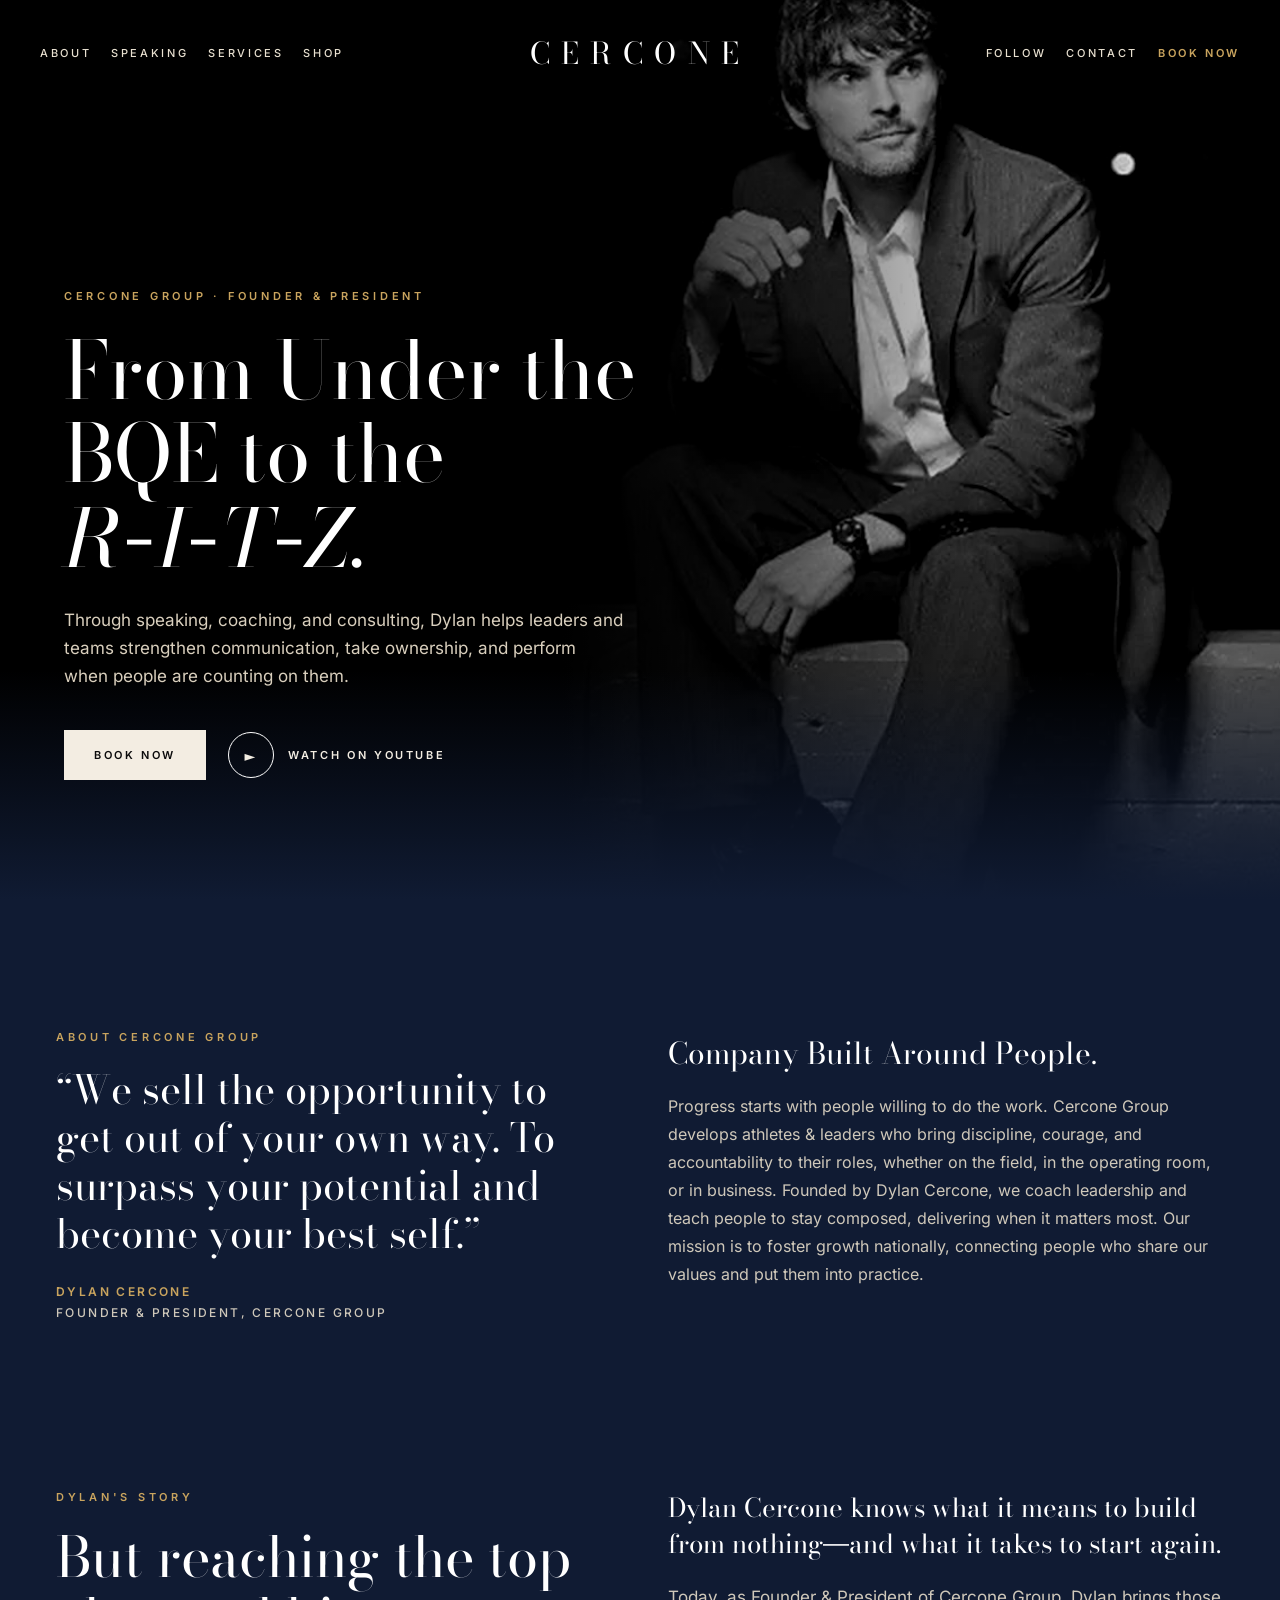
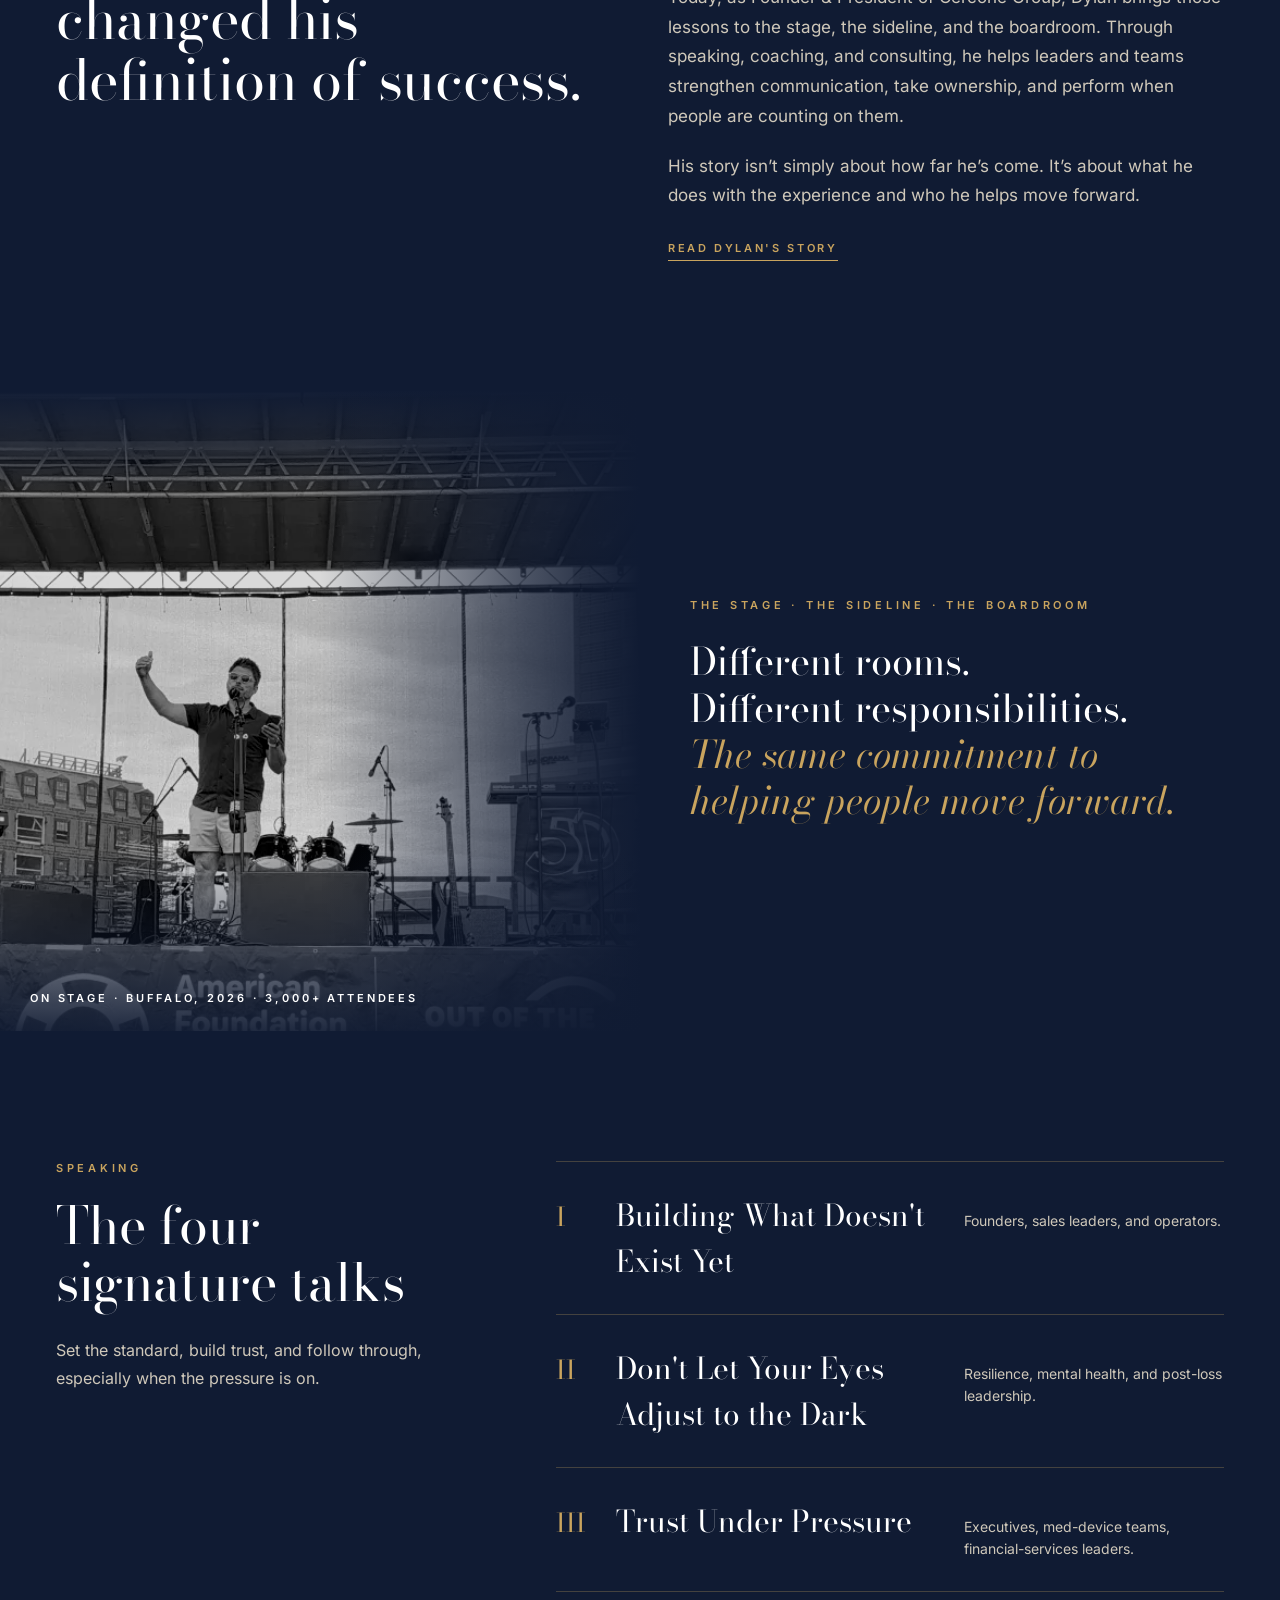
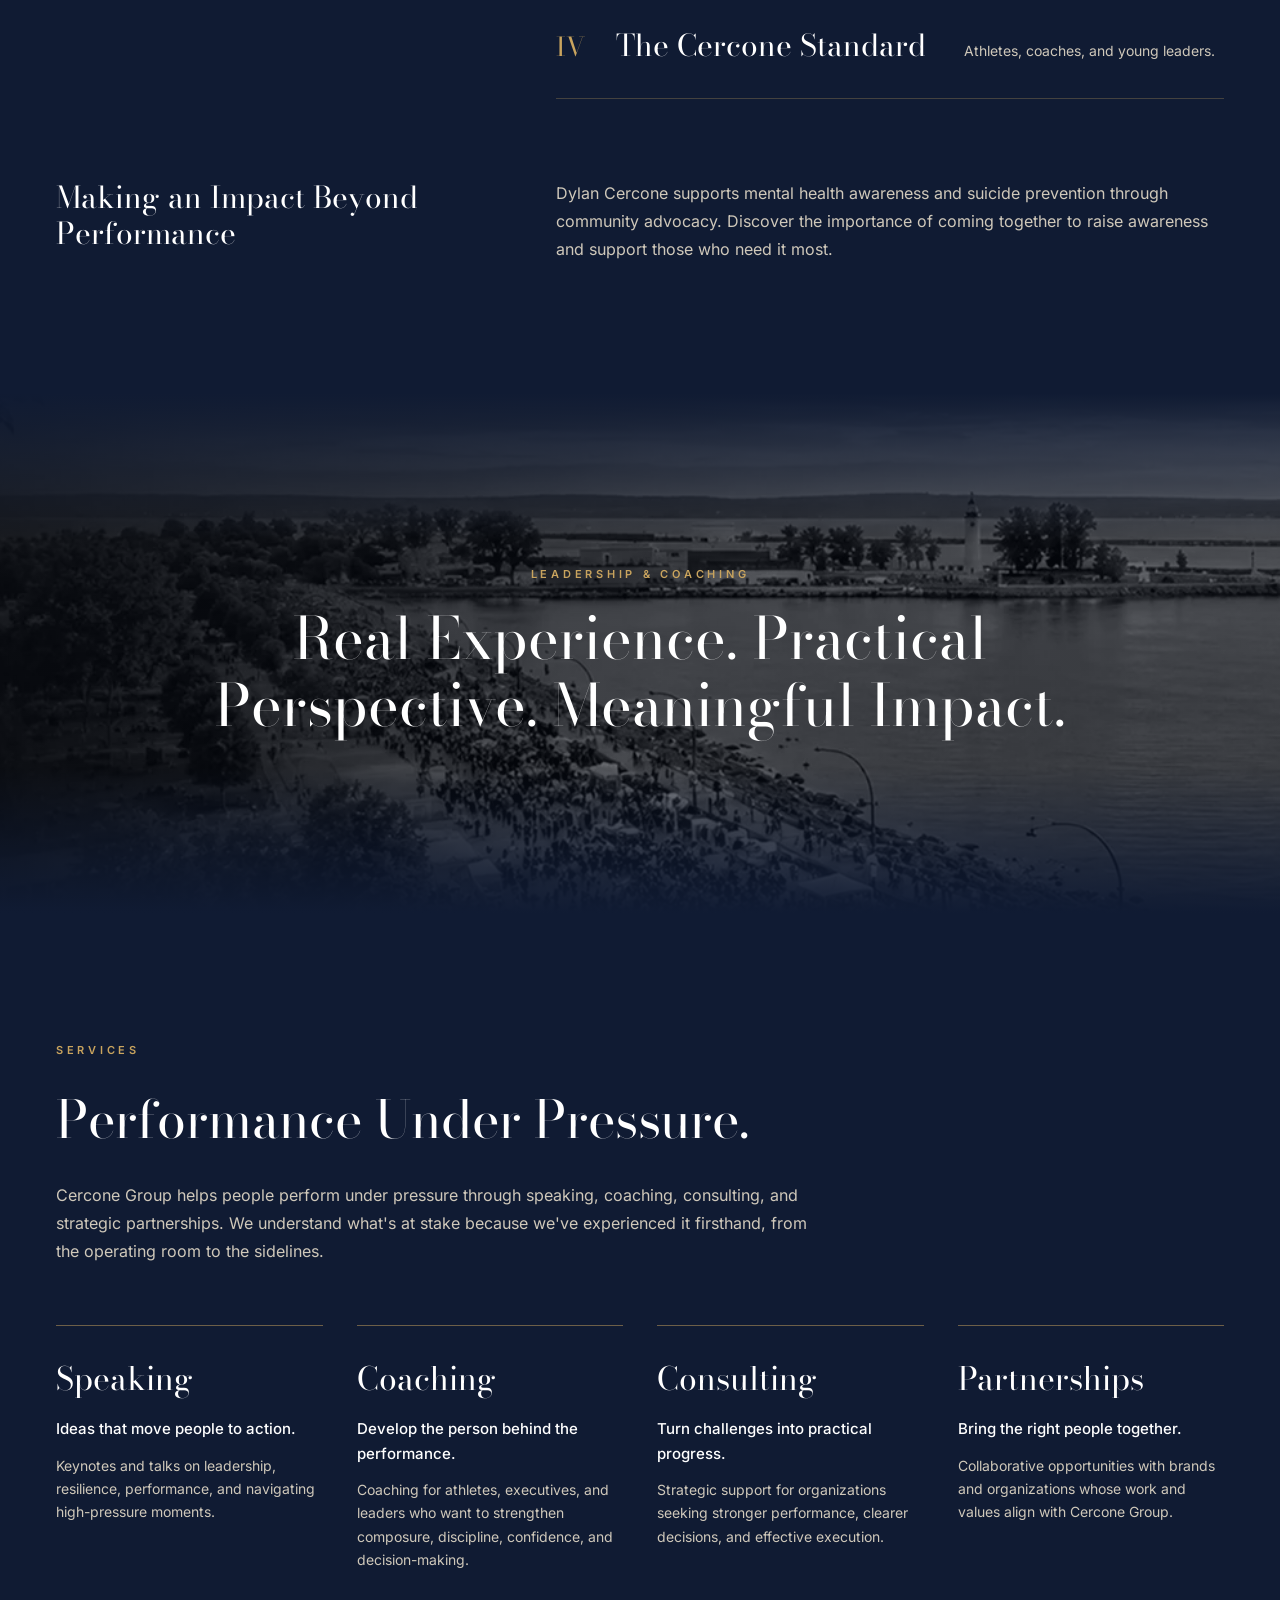
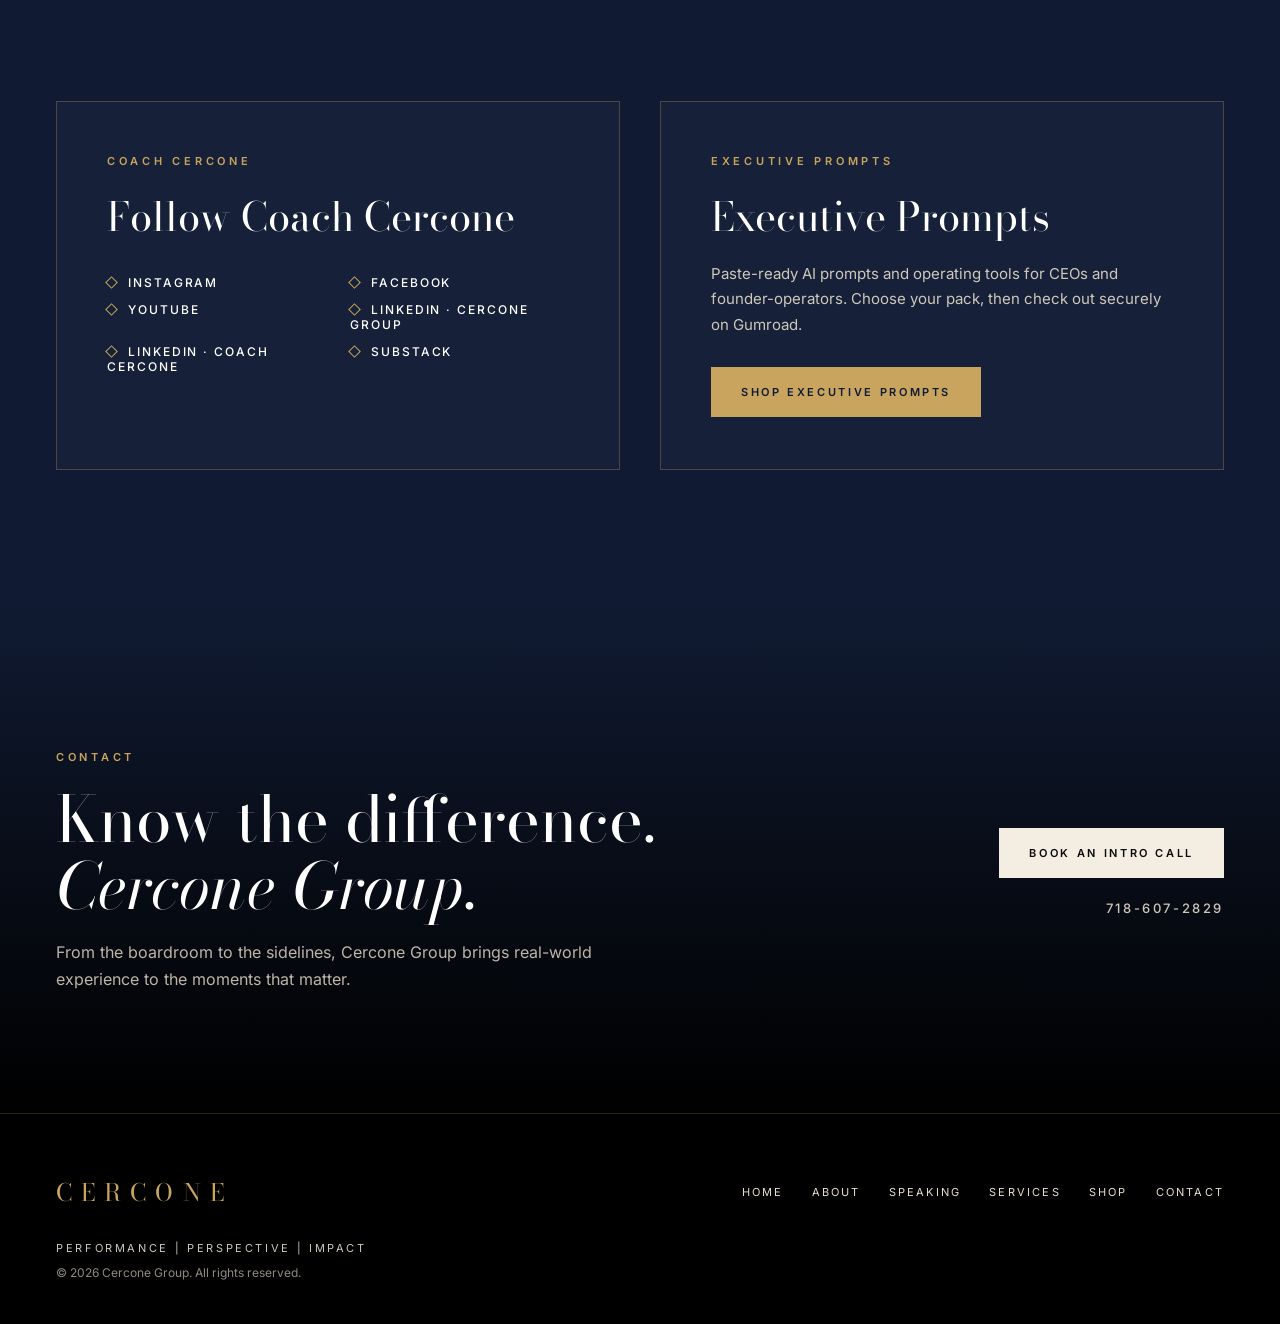
<file: index.html>
<!doctype html>
<html lang="en">
<head>
<meta charset="utf-8">
<meta name="viewport" content="width=device-width, initial-scale=1">
<title>Cercone Group | Speaking, Coaching, Consulting</title>
<meta name="description" content="We sell the opportunity to get out of your own way. To surpass your potential and become your best self.">
<meta property="og:type" content="website">
<meta property="og:site_name" content="Cercone Group">
<meta property="og:title" content="Cercone Group | Speaking, Coaching, Consulting">
<meta property="og:description" content="We sell the opportunity to get out of your own way. To surpass your potential and become your best self.">
<meta property="og:url" content="https://www.cerconegroup.com/">
<meta property="og:image" content="https://coachcercone-pixel.github.io/cercone-group-2026/assets/img/share-image-1200x630.jpg">
<meta property="og:image:width" content="1200">
<meta property="og:image:height" content="630">
<meta property="og:image:alt" content="Cercone Group. From Under the BQE to the R-I-T-Z.">
<meta name="twitter:card" content="summary_large_image">
<meta name="twitter:title" content="Cercone Group | Speaking, Coaching, Consulting">
<meta name="twitter:description" content="We sell the opportunity to get out of your own way. To surpass your potential and become your best self.">
<meta name="twitter:image" content="https://coachcercone-pixel.github.io/cercone-group-2026/assets/img/share-image-1200x630.jpg">
<meta name="theme-color" content="#101b33">
<link rel="icon" type="image/png" sizes="32x32" href="assets/img/favicon-32.png">
<link rel="apple-touch-icon" href="assets/img/favicon.png">
<link rel="preload" href="assets/fonts/bodoni-moda.woff2" as="font" type="font/woff2" crossorigin>
<link rel="stylesheet" href="assets/style.css">
</head>
<body id="top">

<header>
  <nav class="l" aria-label="Main">
    <a href="#about">About</a><a href="#speaking">Speaking</a><a href="#services">Services</a><a href="promptpacks/">Shop</a>
  </nav>
  <a class="mono" href="#top" aria-label="Cercone Group, top of page">CERCONE</a>
  <nav class="r" aria-label="Secondary">
    <a href="#follow">Follow</a><a href="#contact">Contact</a><a class="book" href="https://calendly.com/dylan-cerconegroup/intro" target="_blank" rel="noopener">Book now</a>
  </nav>
  <button class="menu-btn" type="button" aria-expanded="false">MENU</button>
</header>

<section class="hero bw">
  <img src="assets/img/dylan-cercone-portrait.webp" width="728" height="1002" alt="Dylan Cercone seated on a red bench" fetchpriority="high">
  <div class="tx">
    <div class="lab">Cercone Group · Founder &amp; President</div>
    <h1>From Under the BQE to the <i class="nb">R<span class="hy">-</span>I<span class="hy">-</span>T<span class="hy">-</span>Z.</i></h1>
    <p class="kick">Through speaking, coaching, and consulting, Dylan helps leaders and teams strengthen communication, take ownership, and perform when people are counting on them.</p>
    <div class="ctas">
      <a class="btn" href="https://calendly.com/dylan-cerconegroup/intro" target="_blank" rel="noopener">Book now</a>
      <a class="play" href="https://www.youtube.com/watch?v=qK27wIDHudA" target="_blank" rel="noopener"><b>&#9658;</b>Watch on YouTube</a>
    </div>
  </div>
</section>

<section class="about" id="about">
  <div>
    <div class="lab">About Cercone Group</div>
    <blockquote>&ldquo;We sell the opportunity to get out of your own way. To surpass your potential and become your best self.&rdquo;</blockquote>
    <div class="by">Dylan Cercone<span>Founder &amp; President, Cercone Group</span></div>
  </div>
  <div>
    <h3>Company Built Around People.</h3>
    <p>Progress starts with people willing to do the work. Cercone Group develops athletes &amp; leaders who bring discipline, courage, and accountability to their roles, whether on the field, in the operating room, or in business. Founded by Dylan Cercone, we coach leadership and teach people to stay composed, delivering when it matters most. Our mission is to foster growth nationally, connecting people who share our values and put them into practice.</p>
  </div>
</section>

<section class="story" id="story">
  <div><div class="lab">Dylan's story</div><h2 class="serif">But reaching the top changed his definition of success.</h2></div>
  <div>
    <p class="big">Dylan Cercone knows what it means to build from nothing<span class="hy">&mdash;</span>and what it takes to start again.</p>
    <p>Today, as Founder &amp; President of Cercone Group, Dylan brings those lessons to the stage, the sideline, and the boardroom. Through speaking, coaching, and consulting, he helps leaders and teams strengthen communication, take ownership, and perform when people are counting on them.</p>
    <p>His story isn&rsquo;t simply about how far he&rsquo;s come. It&rsquo;s about what he does with the experience and who he helps move forward.</p>
    <details>
      <summary>Read Dylan's story</summary>
      <div class="more">
        <p>An only child, raised by a single mother, with limited resources, he was still surrounded by champions going on to be a 2004 New York State Champion in high school hockey. Later experiencing homelessness in Queens and Brooklyn before working his way to Wall Street.</p>
        <p>Dylan eventually stepped away from Wall Street and returned home to Buffalo. He taught special education, coaches football at an inner-city public high school, and built a food truck business. Different rooms. Different responsibilities. The same commitment to helping people move forward.</p>
        <p>His path continued through medical-device territory management, orthopedic operating rooms, and entrepreneurship. Those experiences shaped more than his r&eacute;sum&eacute;. They shaped how he leads: set the standard, build trust, and follow through especially when the pressure is on.</p>
        <p>Know the difference. Cercone Group.</p>
      </div>
    </details>
  </div>
</section>

<section class="split bw">
  <div class="ph bw"><img src="assets/img/dylan-cercone-speaking.webp" width="588" height="854" loading="lazy" alt="Dylan Cercone speaking on stage at the Out of the Darkness Walk in Buffalo"><div class="cap">On stage · Buffalo, 2026 · 3,000+ Attendees</div></div>
  <div class="st"><div class="lab">The stage · The sideline · The boardroom</div>
    <p><span>Different rooms.</span><span>Different responsibilities.</span><span class="g">The same commitment to helping people move forward.</span></p></div>
</section>

<section class="talks" id="speaking">
  <div class="side"><div class="lab">Speaking</div><h2 class="serif">The four signature talks</h2><p>Set the standard, build trust, and follow through, especially when the pressure is on.</p></div>
  <div>
    <div class="row"><span class="num">I</span><h3>Building What Doesn't Exist Yet</h3><p>Founders, sales leaders, and operators.</p></div>
    <div class="row"><span class="num">II</span><h3>Don't Let Your Eyes Adjust to the Dark</h3><p>Resilience, mental health, and post-loss leadership.</p></div>
    <div class="row"><span class="num">III</span><h3>Trust Under Pressure</h3><p>Executives, med-device teams, financial-services leaders.</p></div>
    <div class="row"><span class="num">IV</span><h3>The Cercone Standard</h3><p>Athletes, coaches, and young leaders.</p></div>
  </div>
</section>

<section class="impact">
  <h3>Making an Impact Beyond Performance</h3>
  <p>Dylan Cercone supports mental health awareness and suicide prevention through community advocacy. Discover the importance of coming together to raise awareness and support those who need it most.</p>
</section>

<section class="band bw">
  <img src="assets/img/buffalo-walk-aerial.webp" width="1440" height="668" loading="lazy" alt="Aerial view of the Buffalo Out of the Darkness Walk along the waterfront">
  <div class="t"><div class="lab">Leadership &amp; Coaching</div><h2 class="serif">Real Experience. Practical Perspective. Meaningful Impact.</h2></div>
</section>

<section class="services" id="services">
  <div class="lab">Services</div><h2 class="serif">Performance Under Pressure.</h2>
  <p class="intro">Cercone Group helps people perform under pressure through speaking, coaching, consulting, and strategic partnerships. We understand what's at stake because we've experienced it firsthand, from the operating room to the sidelines.</p>
  <div class="cards">
    <div class="card"><h3>Speaking</h3><p class="l">Ideas that move people to action.</p><p>Keynotes and talks on leadership, resilience, performance, and navigating high-pressure moments.</p></div>
    <div class="card"><h3>Coaching</h3><p class="l">Develop the person behind the performance.</p><p>Coaching for athletes, executives, and leaders who want to strengthen composure, discipline, confidence, and decision-making.</p></div>
    <div class="card"><h3>Consulting</h3><p class="l">Turn challenges into practical progress.</p><p>Strategic support for organizations seeking stronger performance, clearer decisions, and effective execution.</p></div>
    <div class="card"><h3>Partnerships</h3><p class="l">Bring the right people together.</p><p>Collaborative opportunities with brands and organizations whose work and values align with Cercone Group.</p></div>
  </div>
</section>

<section class="lanes">
  <div class="lane" id="follow"><div class="lab">Coach Cercone</div><h4>Follow Coach Cercone</h4>
    <ul class="handles">
      <li><a href="https://www.instagram.com/coachcercone/" target="_blank" rel="noopener">Instagram</a></li>
      <li><a href="https://www.facebook.com/coachcercone" target="_blank" rel="noopener">Facebook</a></li>
      <li><a href="https://www.youtube.com/@CoachCercone" target="_blank" rel="noopener">YouTube</a></li>
      <li><a href="https://www.linkedin.com/company/cercone-group/" target="_blank" rel="noopener">LinkedIn · Cercone Group</a></li>
      <li><a href="https://www.linkedin.com/in/dylancercone/" target="_blank" rel="noopener">LinkedIn · Coach Cercone</a></li>
      <li><a href="https://substack.com/@coachcercone" target="_blank" rel="noopener">Substack</a></li>
    </ul></div>
  <div class="lane" id="prompts"><div class="lab">Executive Prompts</div><h4>Executive Prompts</h4><p>Paste-ready AI prompts and operating tools for CEOs and founder-operators. Choose your pack, then check out securely on Gumroad.</p>
    <a class="btn gold" href="promptpacks/">Shop Executive Prompts</a></div>
</section>

<section class="close" id="contact">
  <div><div class="lab">Contact</div><h2 class="serif">Know the difference.<br><i>Cercone Group.</i></h2><p>From the boardroom to the sidelines, Cercone Group brings real-world experience to the moments that matter.</p></div>
  <div class="act">
    <a class="btn" href="https://calendly.com/dylan-cerconegroup/intro" target="_blank" rel="noopener">Book an intro Call</a>
    <a class="tel" href="tel:718-607-2829">718-607-2829</a>
  </div>
</section>

<footer>
  <div class="top">
    <a class="mono" href="#top">CERCONE</a>
    <nav aria-label="Explore"><a href="#top">Home</a><a href="#about">About</a><a href="#speaking">Speaking</a><a href="#services">Services</a><a href="promptpacks/">Shop</a><a href="#contact">Contact</a></nav>
  </div>
  <div class="tag">Performance | Perspective | Impact</div>
  <div class="copy">&copy; 2026 Cercone Group. All rights reserved.</div>
</footer>

<script>
(function(){
  var b=document.querySelector('.menu-btn'),d=document.body;
  function set(o){d.classList.toggle('open',o);b.setAttribute('aria-expanded',o);b.textContent=o?'CLOSE':'MENU'}
  b.addEventListener('click',function(){set(!d.classList.contains('open'))});
  document.querySelectorAll('header nav a').forEach(function(a){a.addEventListener('click',function(){set(false)})});
})();
</script>
</body>
</html>
</file>
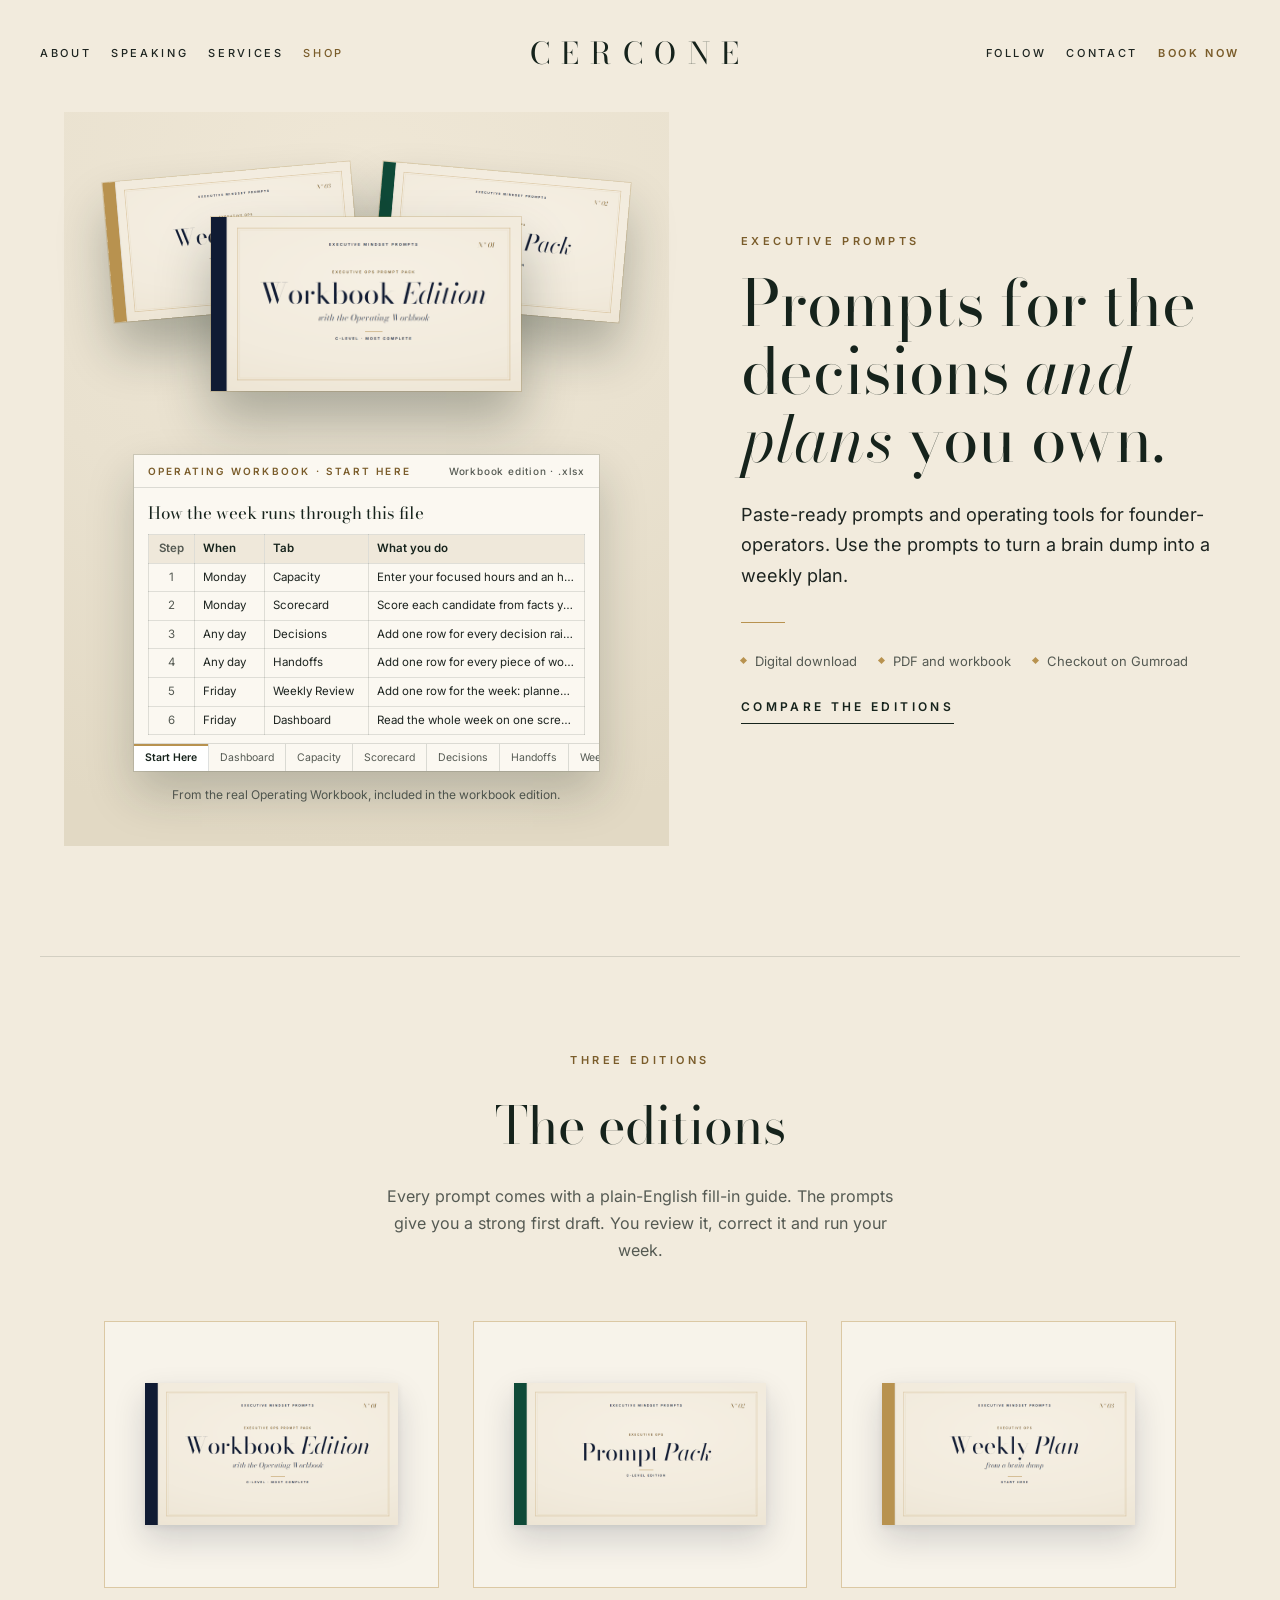
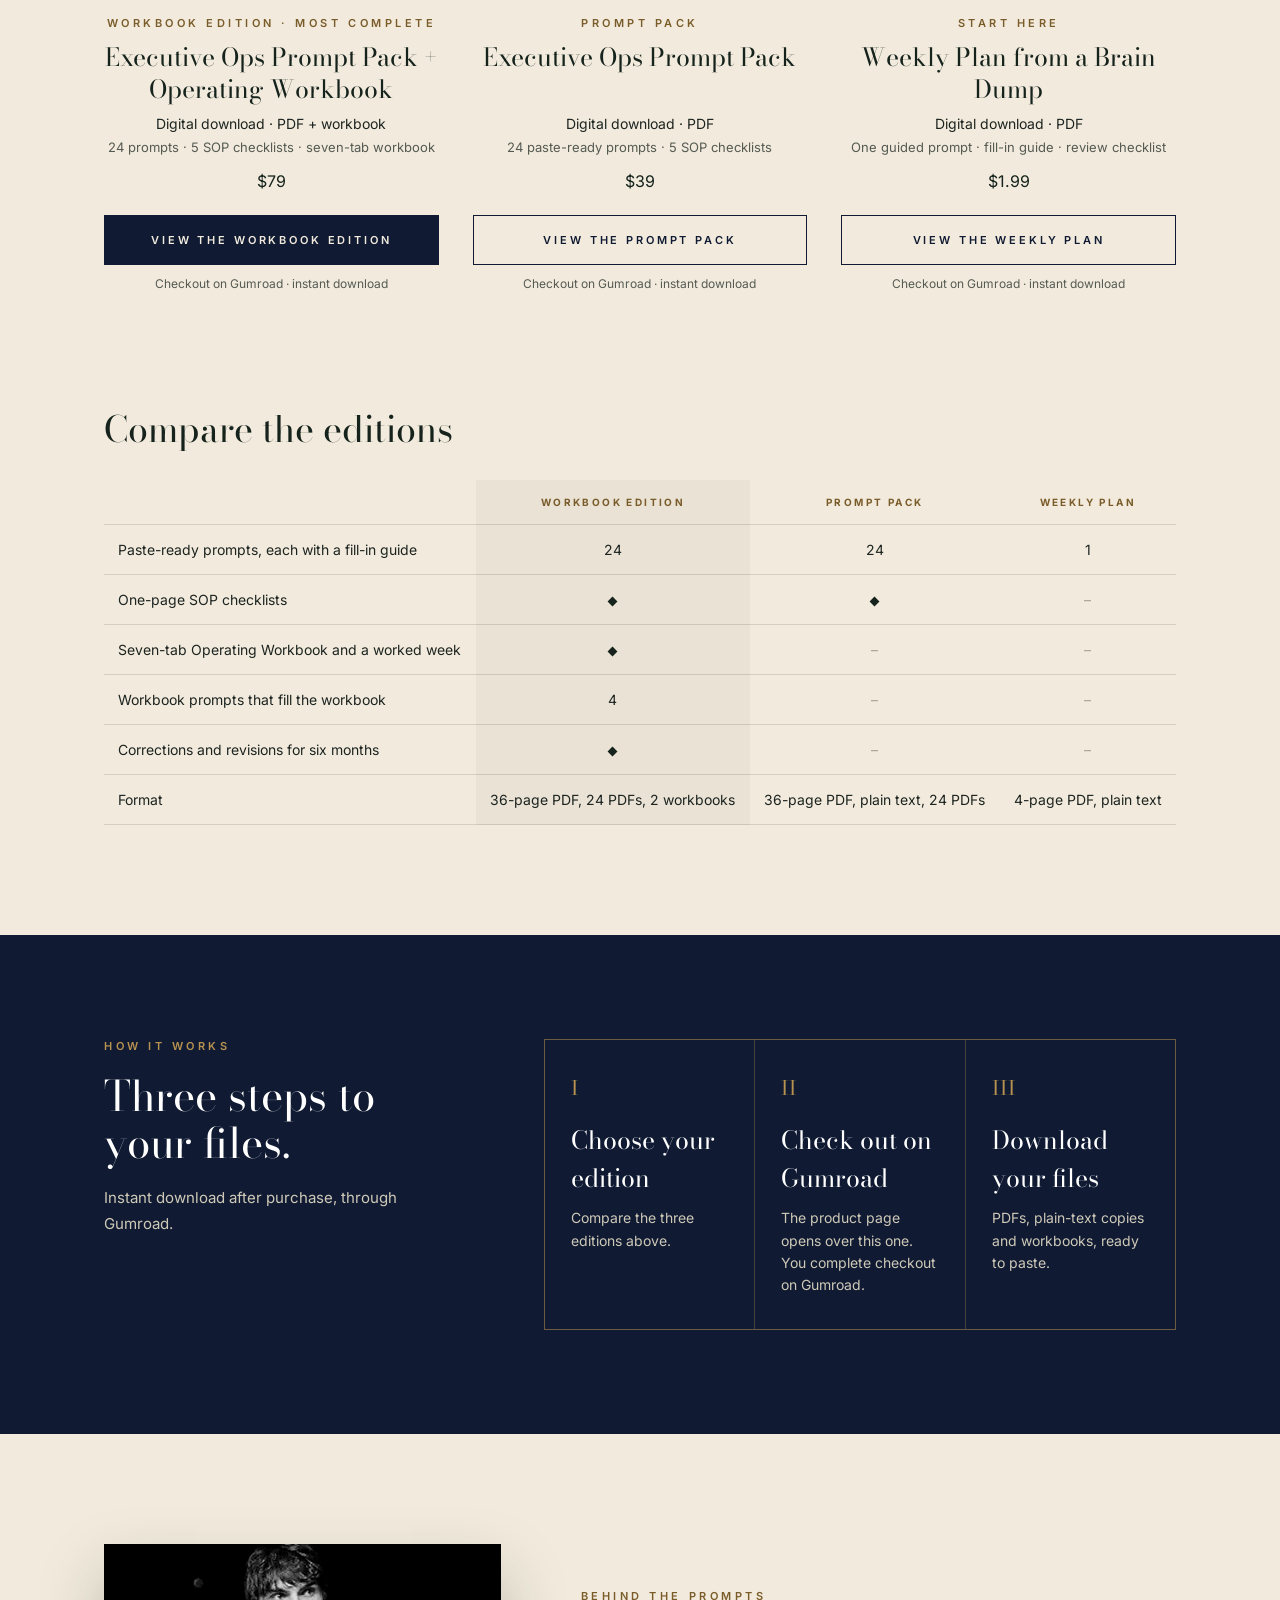
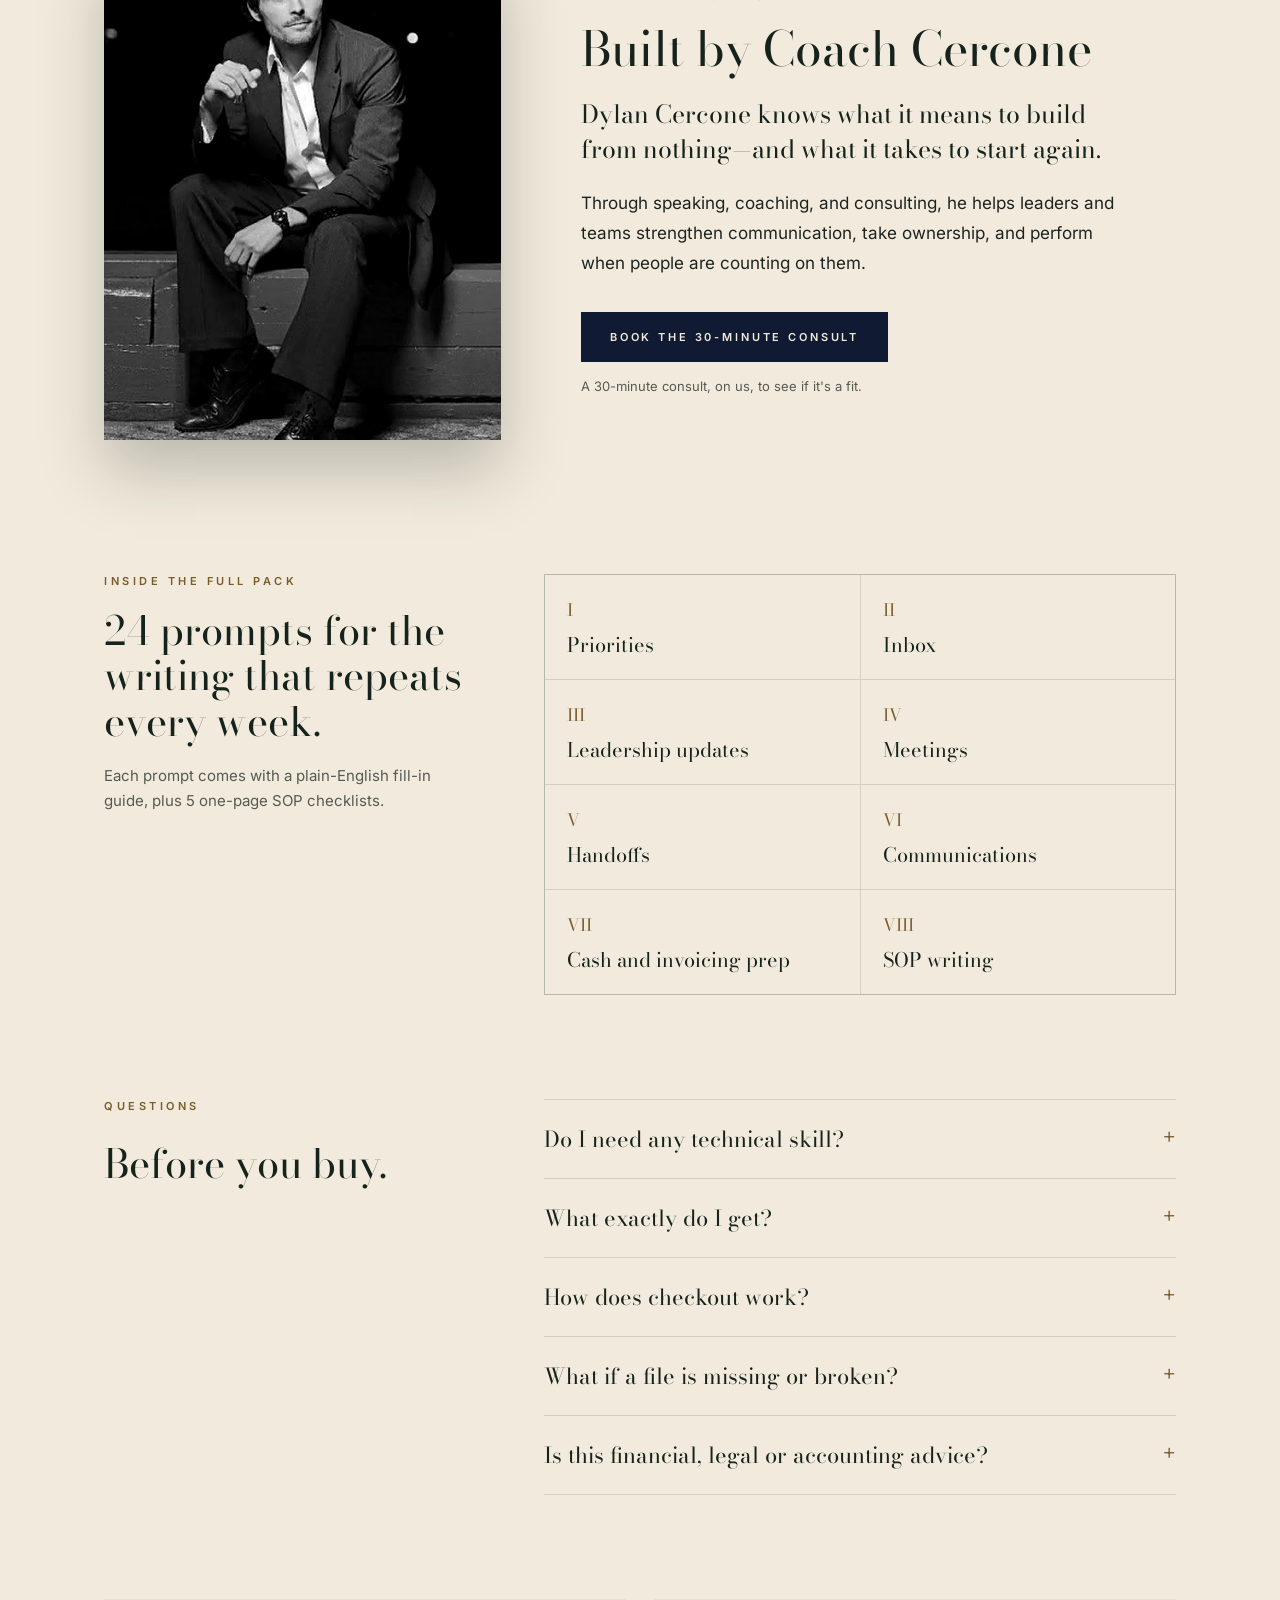
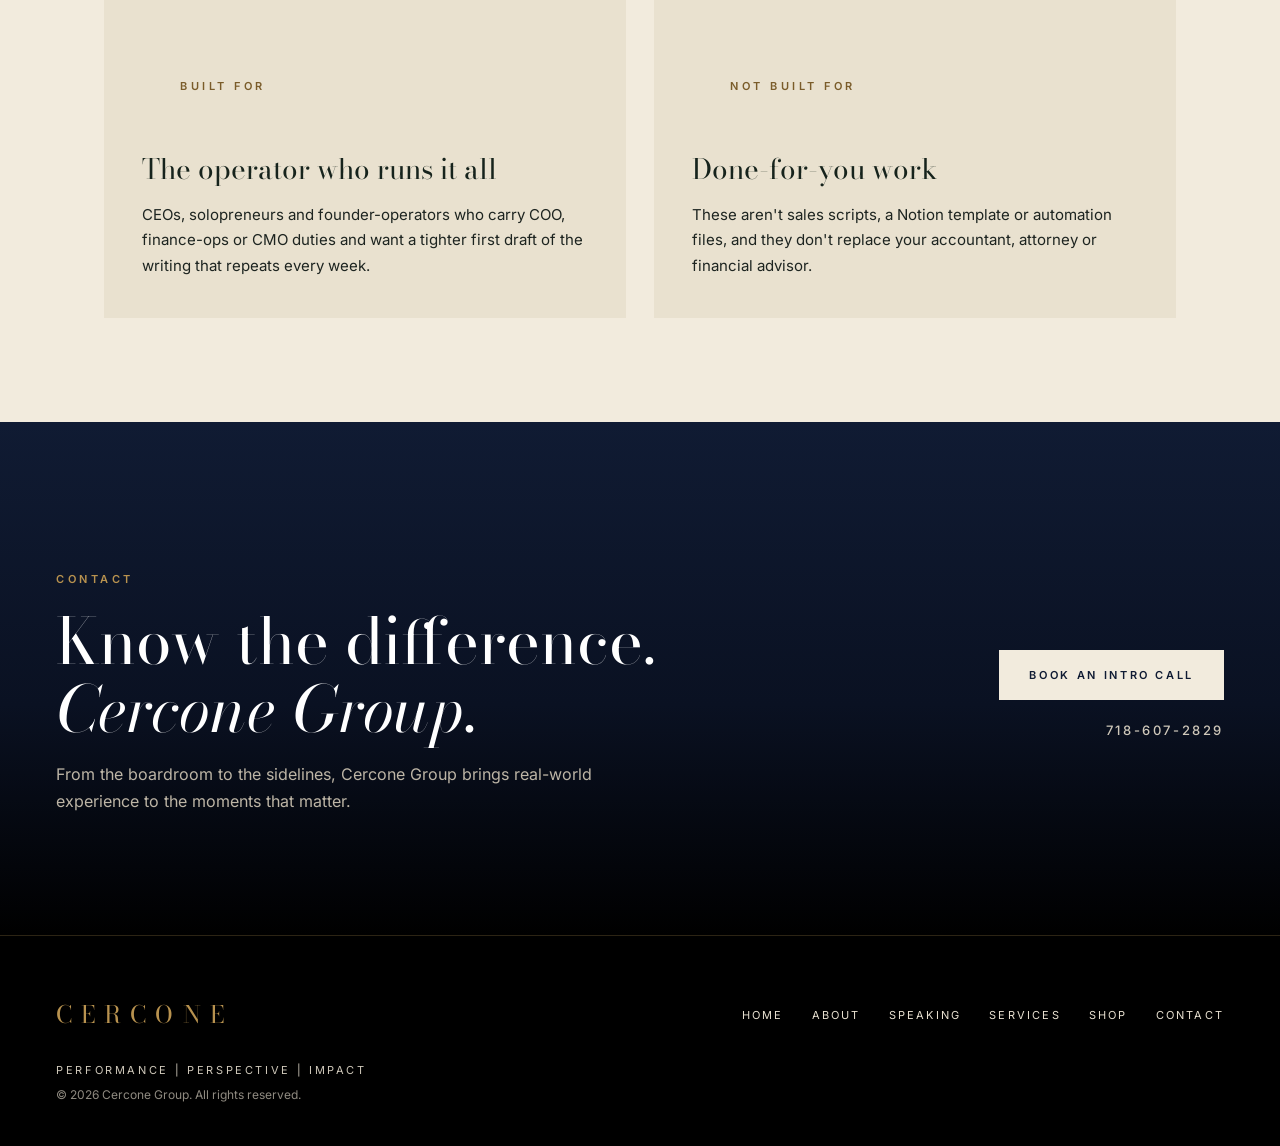
<file: promptpacks/index.html>
<!doctype html>
<html lang="en">
<head>
<meta charset="utf-8">
<meta name="viewport" content="width=device-width, initial-scale=1">
<title>Executive Prompts | Cercone Group</title>
<meta name="description" content="Paste-ready prompts and operating tools for founder-operators. Use the prompts to turn a brain dump into a weekly plan. Digital download, checkout on Gumroad.">
<link rel="canonical" href="https://www.cerconegroup.com/promptpacks/">
<meta property="og:type" content="website">
<meta property="og:site_name" content="Cercone Group">
<meta property="og:title" content="Executive Prompts | Cercone Group">
<meta property="og:description" content="Use the prompts to turn a brain dump into a weekly plan.">
<meta property="og:url" content="https://www.cerconegroup.com/promptpacks/">
<meta property="og:image" content="https://www.cerconegroup.com/assets/img/pp-cover-01.png">
<meta name="twitter:card" content="summary_large_image">
<meta name="theme-color" content="#f2ebdd">
<link rel="icon" type="image/png" sizes="32x32" href="../assets/img/favicon-32.png">
<link rel="apple-touch-icon" href="../assets/img/favicon.png">
<link rel="preload" href="../assets/fonts/bodoni-moda.woff2" as="font" type="font/woff2" crossorigin>
<link rel="stylesheet" href="../assets/style.css">
<link rel="stylesheet" href="../assets/shop.css">
<script>/* Black Friday prices show until Mon Nov 30, 2026, 11:59 PM ET (12:00 AM ET Dec 1 = 05:00 UTC), then the regular prices return on their own. The preview switches (?prices=1 regular, ?sale=1 sale) work only on a local preview (localhost), never on the live site. */
window.ppMode=function(q,host,now){var end=Date.UTC(2026,11,1,5,0,0),local=/^(localhost|127\.0\.0\.1|\[::1\])$/.test(host)||/\.localhost$/.test(host);if(local&&/[?&]prices=1/.test(q))return 'prices';if(local&&/[?&]sale=1/.test(q))return 'sale';return now<end?'sale':'prices'};
document.documentElement.className+=' '+window.ppMode(location.search,location.hostname,Date.now());</script>
</head>
<body id="top" class="pp">

<div class="salebar sale-only" role="note">Black Friday · <b>$20 off</b> the workbook edition · <b>$10 off</b> the prompt pack · ends Mon, Nov 30, 11:59 PM ET</div>

<header>
  <nav class="l" aria-label="Main">
    <a href="../#about">About</a><a href="../#speaking">Speaking</a><a href="../#services">Services</a><a class="on" href="./" aria-current="page">Shop</a>
  </nav>
  <a class="mono" href="../" aria-label="Cercone Group, home">CERCONE</a>
  <nav class="r" aria-label="Secondary">
    <a href="../#follow">Follow</a><a href="../#contact">Contact</a><a class="book" href="https://calendly.com/dylan-cerconegroup/intro" target="_blank" rel="noopener">Book now</a>
  </nav>
  <button class="menu-btn" type="button" aria-expanded="false">MENU</button>
</header>

<section class="pphero">
  <figure class="stage">
    <div class="still">
      <figure class="c2"><img src="../assets/img/pp-cover-03.png" width="1280" height="720" alt="Weekly Plan from a Brain Dump cover"></figure>
      <figure class="c3"><img src="../assets/img/pp-cover-02.png" width="1280" height="720" alt="Executive Ops Prompt Pack cover"></figure>
      <figure class="c1"><img src="../assets/img/pp-cover-01.png" width="1280" height="720" alt="Executive Ops Prompt Pack with Operating Workbook cover" fetchpriority="high"></figure>
    </div>
    <div class="crop" aria-label="A crop of the Operating Workbook, Start Here tab">
      <div class="bar"><span>Operating Workbook · Start here</span><span>Workbook edition · .xlsx</span></div>
      <div class="t">
        <b>How the week runs through this file</b>
        <table>
          <colgroup><col class="s"><col class="w"><col class="tb"><col></colgroup>
          <thead><tr><th>Step</th><th>When</th><th>Tab</th><th>What you do</th></tr></thead>
          <tbody>
            <tr><td>1</td><td>Monday</td><td>Capacity</td><td>Enter your focused hours and an hour estimate for every item. Mark what is in this week's plan.</td></tr>
            <tr><td>2</td><td>Monday</td><td>Scorecard</td><td>Score each candidate from facts you have, with the reason beside every score.</td></tr>
            <tr><td>3</td><td>Any day</td><td>Decisions</td><td>Add one row for every decision raised. Keep Proposed and Pending apart from Approved.</td></tr>
            <tr><td>4</td><td>Any day</td><td>Handoffs</td><td>Add one row for every piece of work you hand to someone.</td></tr>
            <tr><td>5</td><td>Friday</td><td>Weekly Review</td><td>Add one row for the week: planned, shipped, slipped, and one thing each to keep, stop, and change.</td></tr>
            <tr><td>6</td><td>Friday</td><td>Dashboard</td><td>Read the whole week on one screen. Nothing to type except the review date.</td></tr>
          </tbody>
        </table>
      </div>
      <div class="tabs" aria-hidden="true"><span class="on">Start Here</span><span>Dashboard</span><span>Capacity</span><span>Scorecard</span><span>Decisions</span><span>Handoffs</span><span>Weekly Review</span></div>
    </div>
    <figcaption class="note">From the real Operating Workbook, included in the workbook edition.</figcaption>
  </figure>

  <div class="tx">
    <div class="lab">Executive Prompts</div>
    <h1>Prompts for the decisions <i>and plans</i> you own.</h1>
    <p class="k">Paste-ready prompts and operating tools for founder-operators. Use the prompts to turn a brain dump into a weekly plan.</p>
    <div class="rule"></div>
    <div class="dl" aria-label="What you get"><span>Digital download</span><span>PDF and workbook</span><span>Checkout on Gumroad</span></div>
    <a class="cta" href="#editions">Compare the editions</a>
  </div>
</section>

<section class="eds pw" id="editions">
  <div class="hd">
    <div class="lab">Three editions</div>
    <h2>The editions</h2>
    <p>Every prompt comes with a plain-English fill-in guide. The prompts give you a strong first draft. You review it, correct it and run your week.</p>
  </div>
  <div class="items">

    <article class="item lead">
      <div class="tile"><img src="../assets/img/pp-cover-01.png" width="1280" height="720" alt="Workbook edition cover" loading="lazy"></div>
      <div class="lab">Workbook edition · Most complete</div>
      <h3>Executive Ops Prompt Pack + Operating Workbook</h3>
      <p class="fm">Digital download · PDF + workbook</p>
      <p class="sp">24 prompts · 5 SOP checklists · seven-tab workbook</p>
      <p class="price"><span class="reg">$79</span><span class="sale-only">$59</span><s class="sale-only">$79</s><span class="bf sale-only">Black Friday</span></p>
      <div class="go"><a class="pbtn" href="https://executiveprompt.gumroad.com/l/mmfzj">View the workbook edition</a><p class="nt">Checkout on Gumroad · instant download</p></div>
    </article>

    <article class="item">
      <div class="tile"><img src="../assets/img/pp-cover-02.png" width="1280" height="720" alt="Prompt pack cover" loading="lazy"></div>
      <div class="lab">Prompt pack</div>
      <h3>Executive Ops Prompt Pack</h3>
      <p class="fm">Digital download · PDF</p>
      <p class="sp">24 paste-ready prompts · 5 SOP checklists</p>
      <p class="price"><span class="reg">$39</span><span class="sale-only">$29</span><s class="sale-only">$39</s><span class="bf sale-only">Black Friday</span></p>
      <div class="go"><a class="pbtn" href="https://executiveprompt.gumroad.com/l/yajye">View the prompt pack</a><p class="nt">Checkout on Gumroad · instant download</p></div>
    </article>

    <article class="item">
      <div class="tile"><img src="../assets/img/pp-cover-03.png" width="1280" height="720" alt="Weekly Plan from a Brain Dump cover" loading="lazy"></div>
      <div class="lab">Start here</div>
      <h3>Weekly Plan from a Brain Dump</h3>
      <p class="fm">Digital download · PDF</p>
      <p class="sp">One guided prompt · fill-in guide · review checklist</p>
      <p class="price"><span>$1.99</span></p>
      <div class="go"><a class="pbtn" href="https://executiveprompt.gumroad.com/l/guczc">View the weekly plan</a><p class="nt">Checkout on Gumroad · instant download</p></div>
    </article>

  </div>
</section>

<section class="compare pw" aria-label="Compare the editions">
  <h3>Compare the editions</h3>
  <p class="swipe">Swipe the table to see all three editions.</p>
  <div class="sc">
  <table>
    <thead><tr><th></th><th class="lc">Workbook edition</th><th>Prompt pack</th><th>Weekly plan</th></tr></thead>
    <tbody>
      <tr><td>Paste-ready prompts, each with a fill-in guide</td><td class="lc">24</td><td>24</td><td>1</td></tr>
      <tr><td>One-page SOP checklists</td><td class="lc y" aria-label="Included"></td><td class="y" aria-label="Included"></td><td class="o">&ndash;</td></tr>
      <tr><td>Seven-tab Operating Workbook and a worked week</td><td class="lc y" aria-label="Included"></td><td class="o">&ndash;</td><td class="o">&ndash;</td></tr>
      <tr><td>Workbook prompts that fill the workbook</td><td class="lc">4</td><td class="o">&ndash;</td><td class="o">&ndash;</td></tr>
      <tr><td>Corrections and revisions for six months</td><td class="lc y" aria-label="Included"></td><td class="o">&ndash;</td><td class="o">&ndash;</td></tr>
      <tr><td>Format</td><td class="lc">36-page PDF, 24 PDFs, 2 workbooks</td><td>36-page PDF, plain text, 24 PDFs</td><td>4-page PDF, plain text</td></tr>
    </tbody>
  </table>
  </div>
</section>

<section class="how">
  <div class="pw in">
    <div class="side"><div class="lab">How it works</div><h2>Three steps to your files.</h2><p>Instant download after purchase, through Gumroad.</p></div>
    <div class="steps">
      <div><span class="n">I</span><h4>Choose your edition</h4><p>Compare the three editions above.</p></div>
      <div><span class="n">II</span><h4>Check out on Gumroad</h4><p>The product page opens over this one. You complete checkout on Gumroad.</p></div>
      <div><span class="n">III</span><h4>Download your files</h4><p>PDFs, plain-text copies and workbooks, ready to paste.</p></div>
    </div>
  </div>
</section>

<section class="author">
  <div class="pw in">
    <div class="ph"><img src="../assets/img/dylan-cercone-portrait.webp" width="728" height="1002" alt="Dylan Cercone seated on a red bench" loading="lazy"></div>
    <div>
      <div class="lab">Behind the prompts</div>
      <h2>Built by Coach Cercone</h2>
      <p class="first">Dylan Cercone knows what it means to build from nothing&mdash;and what it takes to start again.</p>
      <p>Through speaking, coaching, and consulting, he helps leaders and teams strengthen communication, take ownership, and perform when people are counting on them.</p>
      <div class="act"><a class="pbtn solid" href="https://calendly.com/dylan-cerconegroup/intro" target="_blank" rel="noopener">Book the 30-minute consult</a><span>A 30-minute consult, on us, to see if it's a fit.</span></div>
    </div>
  </div>
</section>

<section class="inside pw">
  <div class="side"><div class="lab">Inside the full pack</div><h2>24 prompts for the writing that repeats every week.</h2><p>Each prompt comes with a plain-English fill-in guide, plus 5 one-page SOP checklists.</p></div>
  <div class="topics">
    <div><span class="n">I</span><h4>Priorities</h4></div>
    <div><span class="n">II</span><h4>Inbox</h4></div>
    <div><span class="n">III</span><h4>Leadership updates</h4></div>
    <div><span class="n">IV</span><h4>Meetings</h4></div>
    <div><span class="n">V</span><h4>Handoffs</h4></div>
    <div><span class="n">VI</span><h4>Communications</h4></div>
    <div><span class="n">VII</span><h4>Cash and invoicing prep</h4></div>
    <div><span class="n">VIII</span><h4>SOP writing</h4></div>
  </div>
</section>

<section class="faq pw">
  <div><div class="lab">Questions</div><h2>Before you buy.</h2></div>
  <div>
    <details><summary>Do I need any technical skill?</summary><p>No. If you can copy, paste and edit, you can use the pack. Every prompt comes with a plain-English fill-in guide.</p></details>
    <details><summary>What exactly do I get?</summary><p>The workbook edition: a 36-page PDF, 24 single-prompt PDFs and 2 workbooks. The prompt pack: a 36-page PDF, a plain-text companion and 24 single-prompt PDFs. The weekly plan: a 4-page PDF and a plain-text copy. Everything is a digital download; nothing ships.</p></details>
    <details><summary>How does checkout work?</summary><p>Choose an edition and the product page opens over this page. You complete checkout on Gumroad, and your files are ready to download right after purchase.</p></details>
    <details><summary>What if a file is missing or broken?</summary><p>Purchases are final for change of mind. If a file is missing, defective or materially not as described, email <a href="mailto:executiveprompts@cerconegroup.com">executiveprompts@cerconegroup.com</a> from the address on your Gumroad receipt, and we'll replace the file or refund the purchase.</p></details>
    <details><summary>Is this financial, legal or accounting advice?</summary><p>No. The prompts give you a first draft to review. They are not a substitute for a finance, legal or accounting advisor.</p></details>
  </div>
</section>

<section class="fitp pw">
  <div><div class="lab">Built for</div><h4>The operator who runs it all</h4><p>CEOs, solopreneurs and founder-operators who carry COO, finance-ops or CMO duties and want a tighter first draft of the writing that repeats every week.</p></div>
  <div><div class="lab">Not built for</div><h4>Done-for-you work</h4><p>These aren't sales scripts, a Notion template or automation files, and they don't replace your accountant, attorney or financial advisor.</p></div>
</section>

<section class="close" id="contact">
  <div><div class="lab">Contact</div><h2 class="serif">Know the difference.<br><i>Cercone Group.</i></h2><p>From the boardroom to the sidelines, Cercone Group brings real-world experience to the moments that matter.</p></div>
  <div class="act">
    <a class="btn" href="https://calendly.com/dylan-cerconegroup/intro" target="_blank" rel="noopener">Book an intro Call</a>
    <a class="tel" href="tel:718-607-2829">718-607-2829</a>
  </div>
</section>

<footer>
  <div class="top">
    <a class="mono" href="../">CERCONE</a>
    <nav aria-label="Explore"><a href="../">Home</a><a href="../#about">About</a><a href="../#speaking">Speaking</a><a href="../#services">Services</a><a href="./">Shop</a><a href="../#contact">Contact</a></nav>
  </div>
  <div class="tag">Performance | Perspective | Impact</div>
  <div class="copy">&copy; 2026 Cercone Group. All rights reserved.</div>
</footer>

<div class="bar-m" aria-hidden="true"><span><b>Executive Prompts</b>Three editions · digital download</span><a class="pbtn" href="#editions" tabindex="-1">Compare the editions</a></div>

<script>
(function(){
  var b=document.querySelector('.menu-btn'),d=document.body;
  function set(o){d.classList.toggle('open',o);b.setAttribute('aria-expanded',o);b.textContent=o?'CLOSE':'MENU'}
  b.addEventListener('click',function(){set(!d.classList.contains('open'))});
  document.querySelectorAll('header nav a').forEach(function(a){a.addEventListener('click',function(){set(false)})});
  var bar=document.querySelector('.bar-m'),hero=document.querySelector('.pphero'),eds=document.getElementById('editions');
  if('IntersectionObserver' in window&&bar){
    var heroGone=false,edsOn=false;
    function upd(){bar.classList.toggle('show',heroGone&&!edsOn)}
    new IntersectionObserver(function(e){heroGone=!e[0].isIntersecting;upd()}).observe(hero);
    new IntersectionObserver(function(e){edsOn=e[0].isIntersecting;upd()},{threshold:.1}).observe(eds);
  }
})();
</script>
<script src="https://gumroad.com/js/gumroad.js" defer></script>
</body>
</html>
</file>
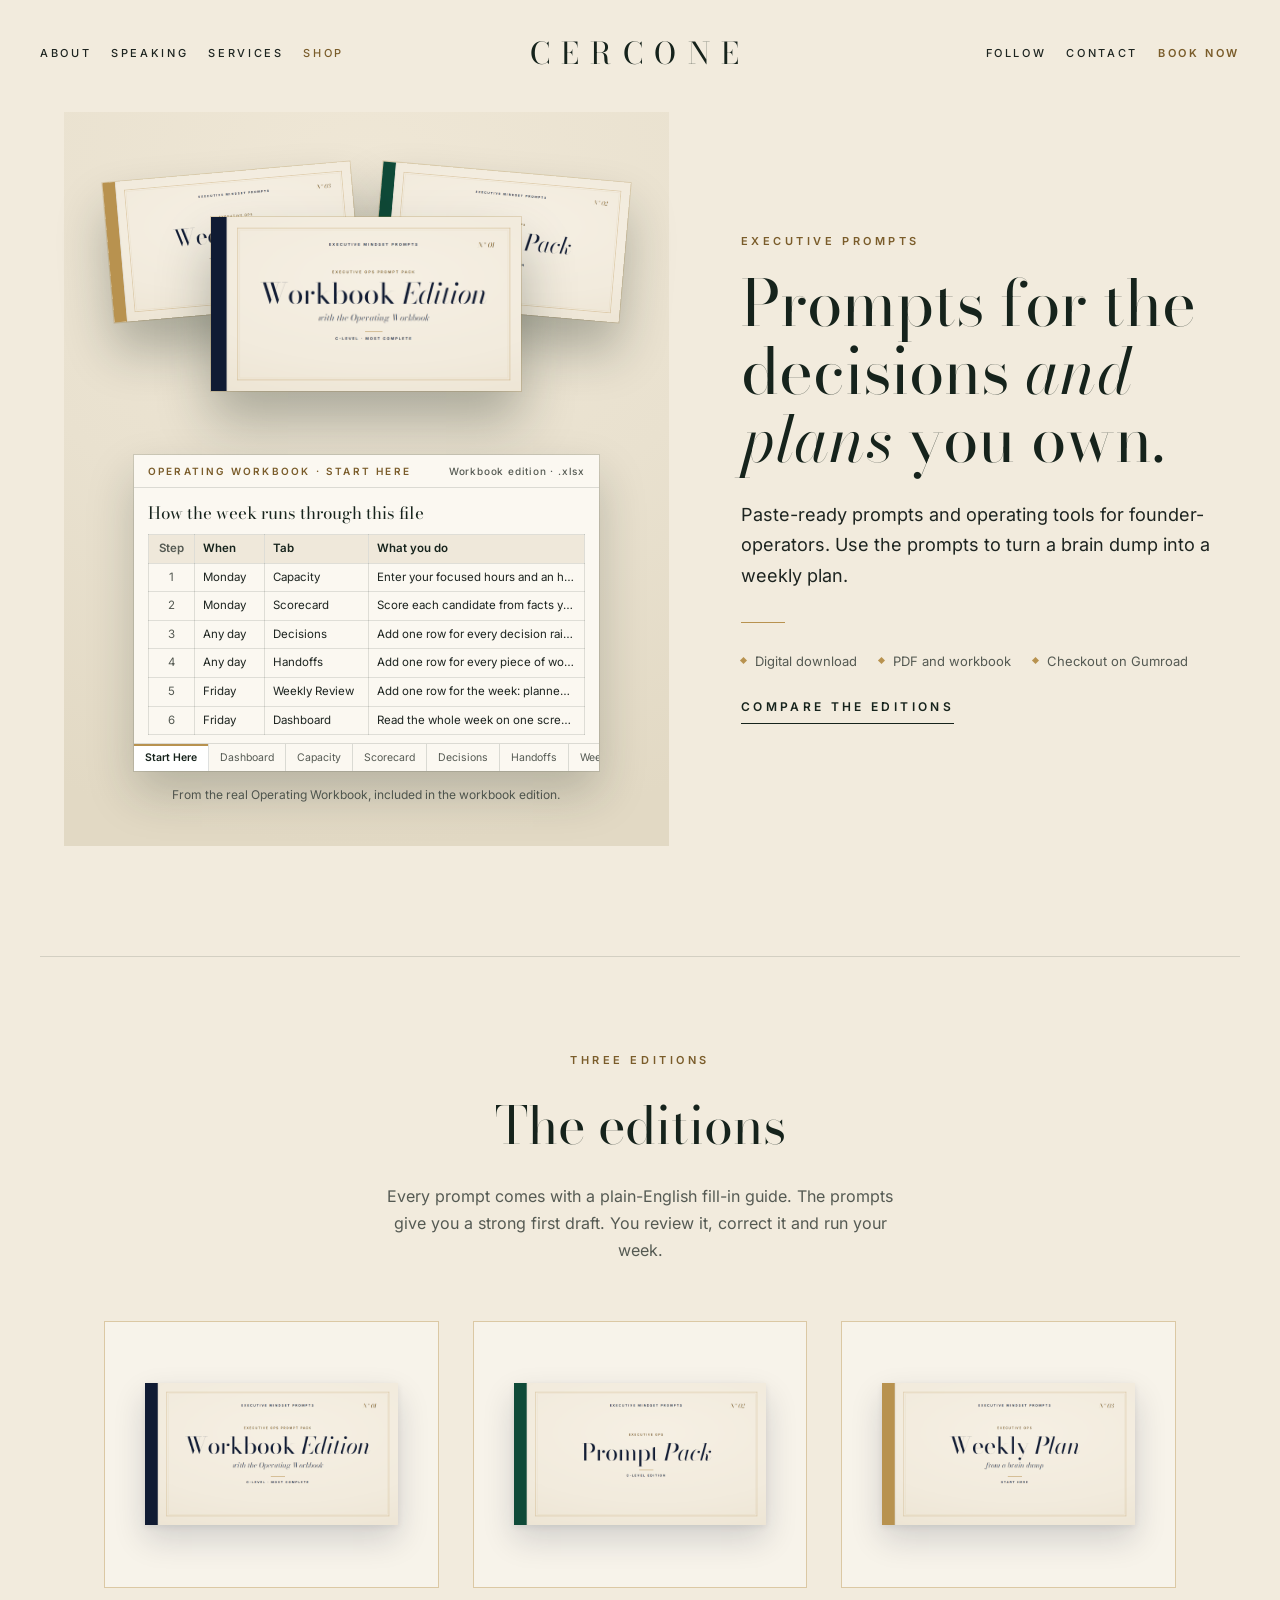
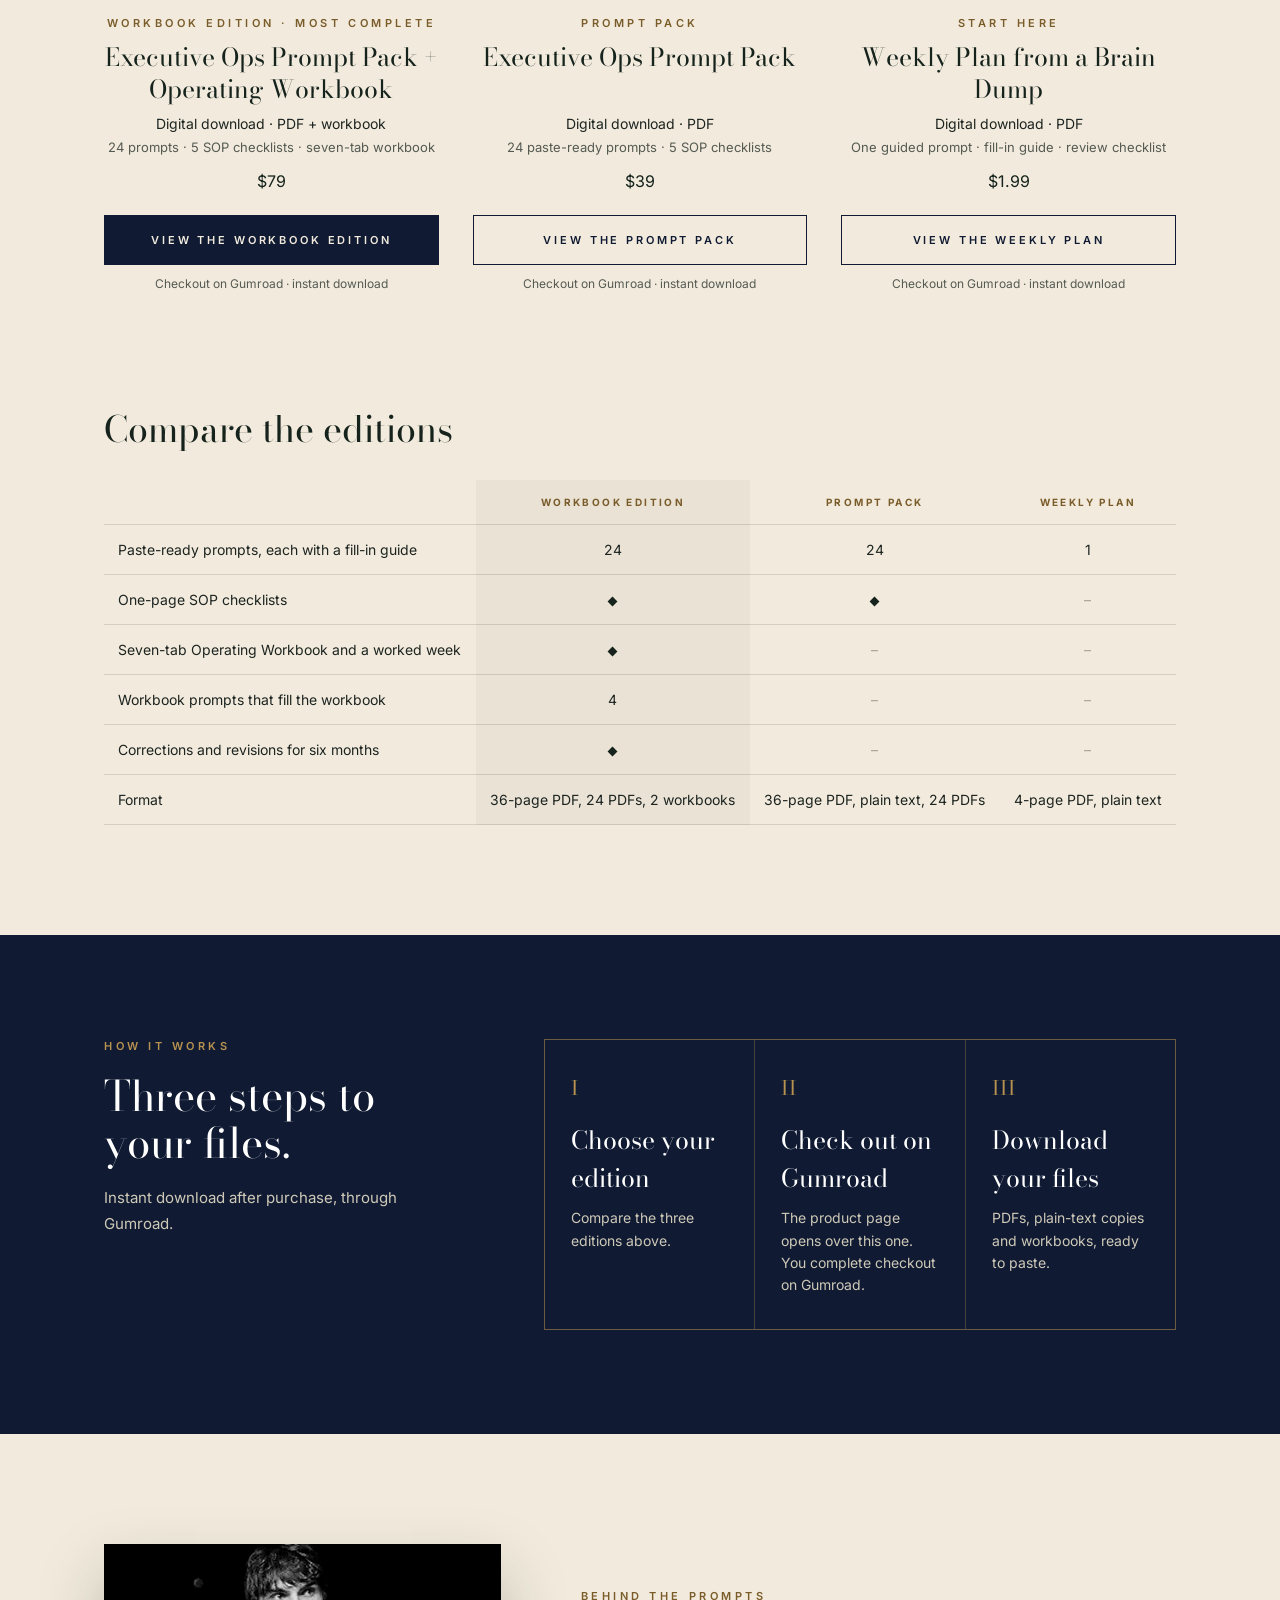
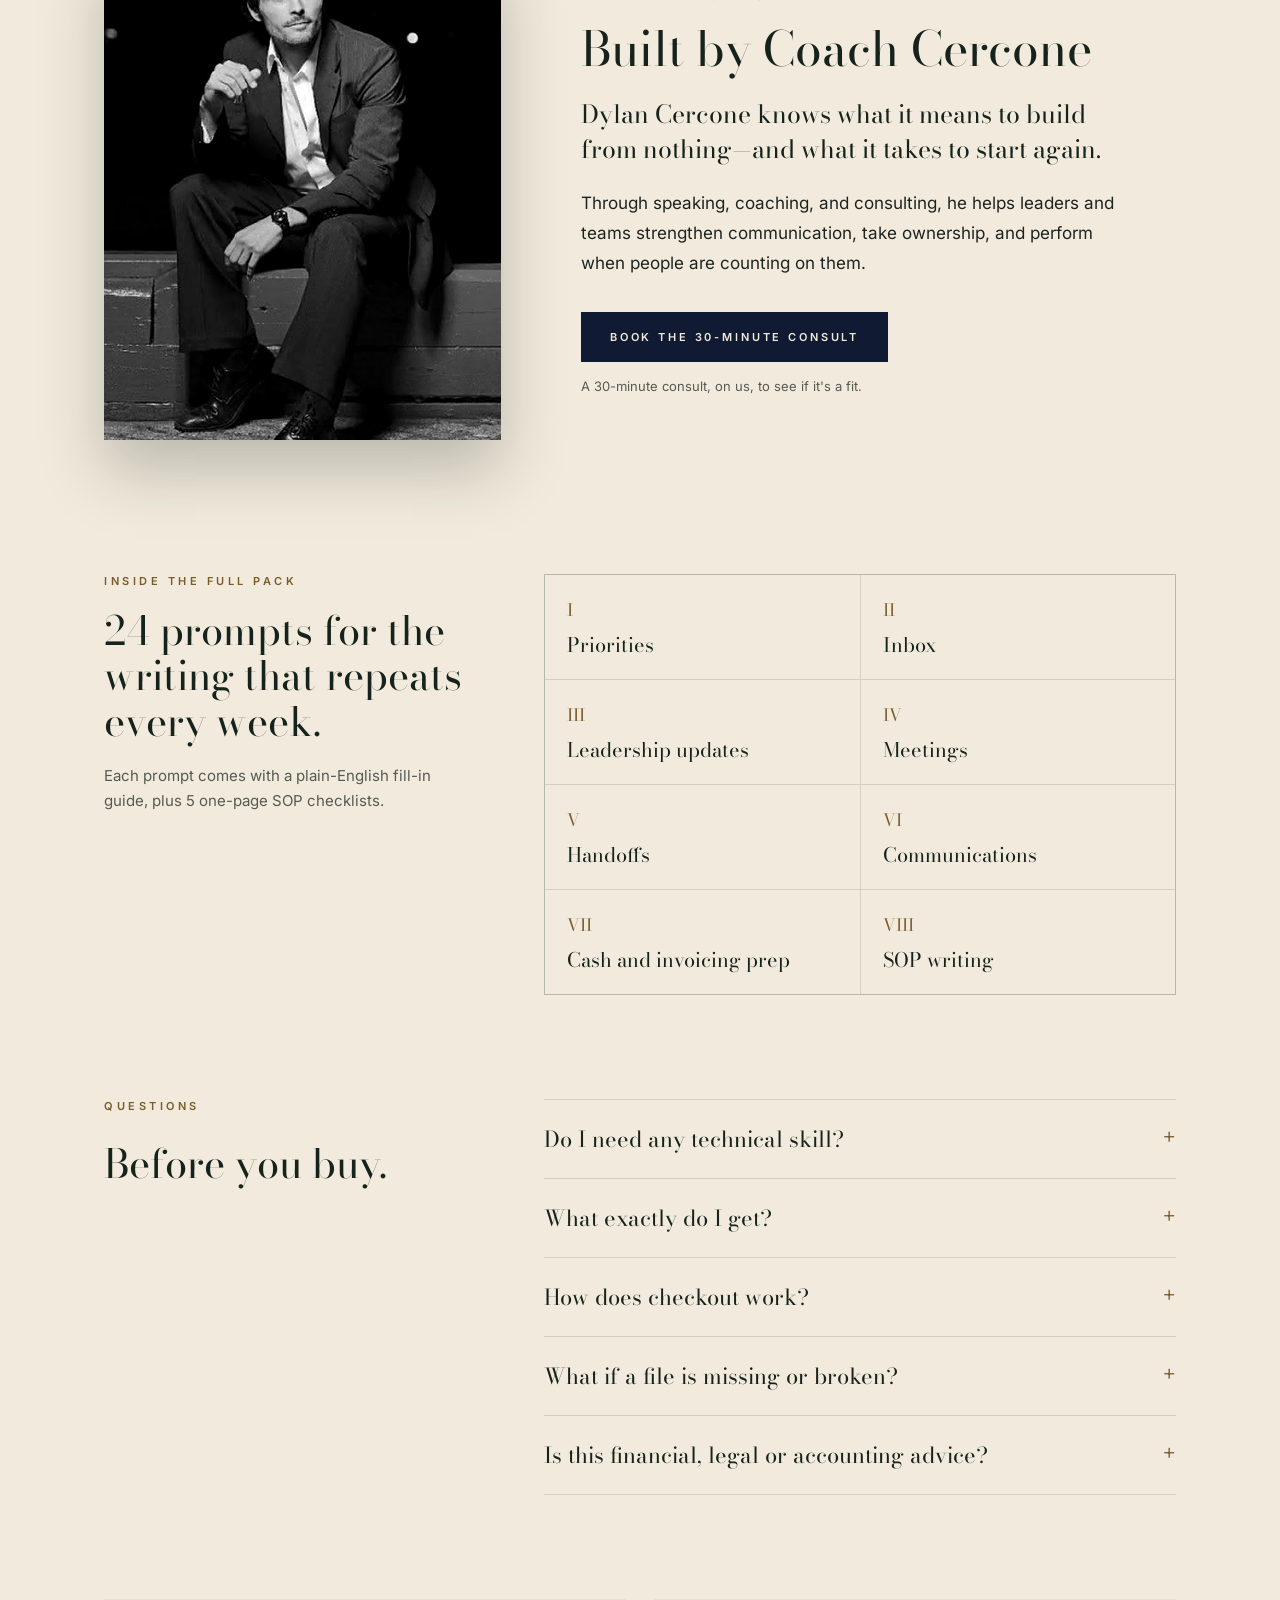
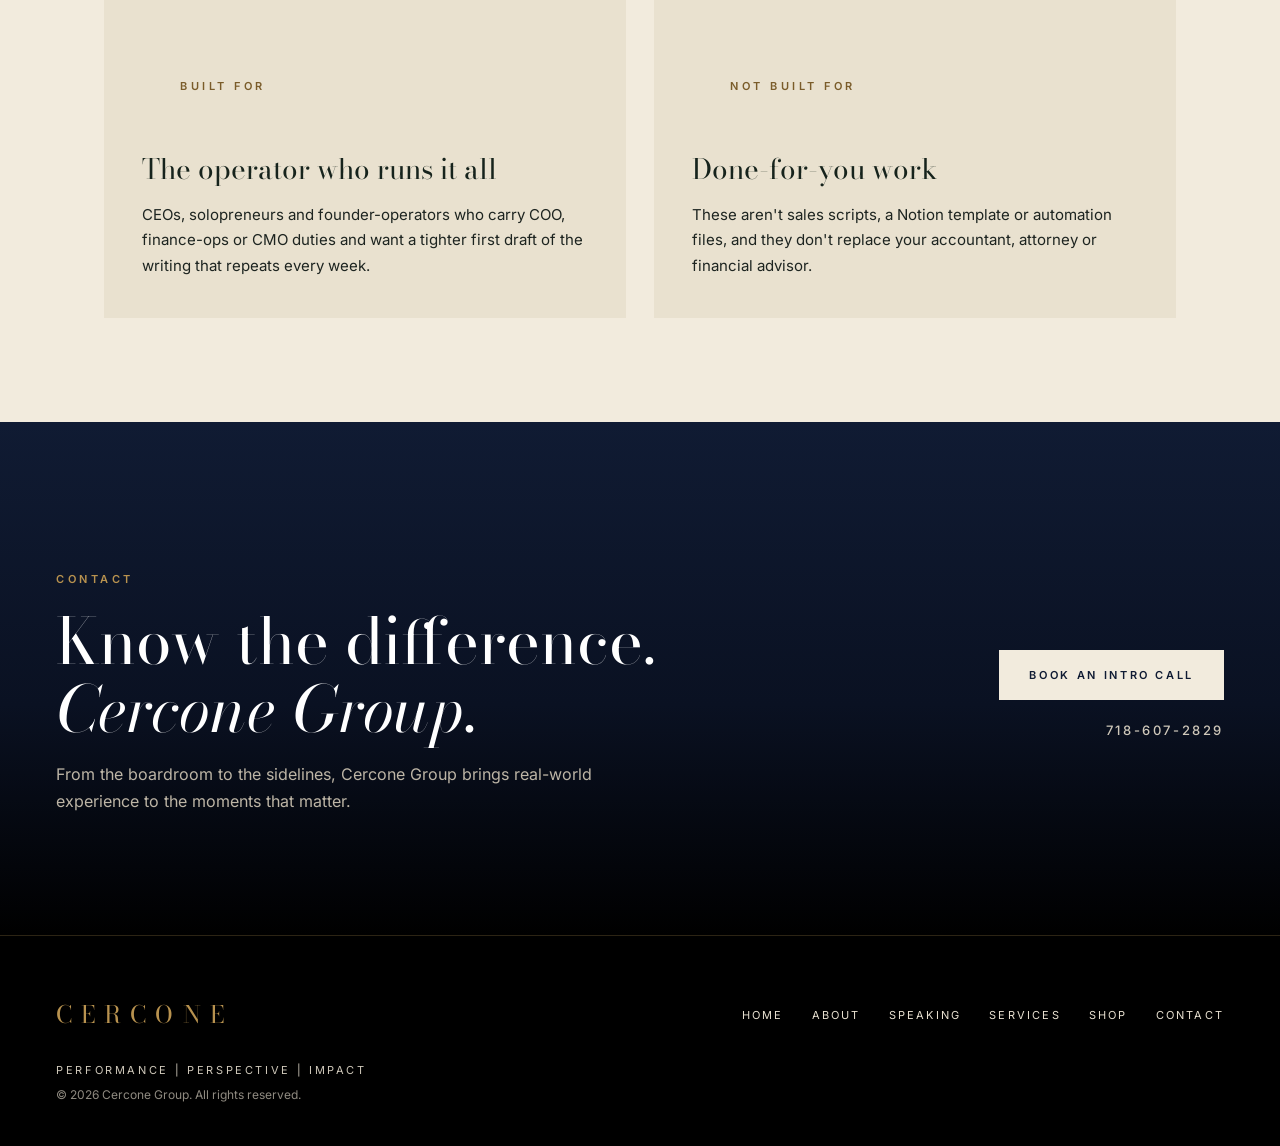
<file: shop/index.html>
<!doctype html>
<html lang="en"><head><meta charset="utf-8"><title>Shop · Cercone Group</title>
<meta name="robots" content="noindex">
<link rel="canonical" href="https://cerconegroup.com/promptpacks/">
<meta http-equiv="refresh" content="0; url=../promptpacks/">
<script>location.replace('../promptpacks/'+location.search+location.hash)</script>
</head><body><p><a href="../promptpacks/">Go to the shop</a></p></body></html>
</file>
<file: assets/style.css>
@font-face{font-family:'Bodoni Moda';font-style:normal;font-weight:400 700;font-display:swap;src:url(fonts/bodoni-moda.woff2) format('woff2')}
@font-face{font-family:'Bodoni Moda';font-style:italic;font-weight:400 700;font-display:swap;src:url(fonts/bodoni-moda-italic.woff2) format('woff2')}
@font-face{font-family:'Inter';font-style:normal;font-weight:100 900;font-display:swap;src:url(fonts/inter.woff2) format('woff2')}
:root{--ink:#0b0b0c;--ivory:#f3ede2;--gold:#c9a45e;--navy:#101b33;--navy2:#0d1629;--soft:#cfc8ba}
*{box-sizing:border-box;margin:0;padding:0}
html{background:#000;scroll-behavior:smooth;scroll-padding-top:70px}
body{background:var(--navy);color:var(--ivory);font-family:Inter,system-ui,sans-serif;-webkit-font-smoothing:antialiased;overflow-x:hidden}
a{color:inherit;text-decoration:none}
img{display:block;max-width:100%}
.lab{font-size:11px;letter-spacing:.34em;color:var(--gold);font-weight:600;text-transform:uppercase}
.serif{font-family:'Bodoni Moda',serif;font-weight:400}
.wrap{max-width:1440px;margin:0 auto}
.hy{font-family:Inter,system-ui,sans-serif;font-style:normal;font-weight:300}
.nb{white-space:nowrap}
/* header */
header{position:absolute;top:0;left:0;right:0;z-index:20;display:grid;grid-template-columns:1fr auto 1fr;align-items:center;padding:34px 64px}
header nav{display:flex;gap:30px;font-size:11px;letter-spacing:.24em;font-weight:500;color:#e8e0d0;text-transform:uppercase}
header nav.r{justify-content:flex-end}
header nav a:hover,footer nav a:hover{color:var(--gold)}
header nav a.book{color:var(--gold);font-weight:600}
.mono{font-family:'Bodoni Moda',serif;font-size:30px;letter-spacing:.38em;color:#fff}
.menu-btn{display:none;background:none;border:0;color:#e8e0d0;font:600 11px Inter,sans-serif;letter-spacing:.24em;cursor:pointer;justify-self:end}
/* hero: black-and-white header that fades into the navy (no gold line) */
.hero{position:relative;height:900px;overflow:hidden;background:#000}
.hero img{position:absolute;top:-4%;right:-2%;width:820px;height:108%;object-fit:cover;object-position:50% 8%;-webkit-mask-image:linear-gradient(90deg,transparent 0,#000 30%);mask-image:linear-gradient(90deg,transparent 0,#000 30%)}
.bw img,.bw.ph img{filter:grayscale(1) contrast(1.12) brightness(.85)}
.hero::after{content:"";position:absolute;inset:0;background:linear-gradient(90deg,#000 0%,#000 44%,rgba(0,0,0,.55) 58%,rgba(0,0,0,0) 78%)}
.hero::before{content:"";position:absolute;left:0;right:0;bottom:0;height:230px;z-index:2;background:linear-gradient(180deg,rgba(16,27,51,0) 0%,rgba(16,27,51,.55) 55%,var(--navy) 100%)}
.hero .tx{position:absolute;z-index:3;left:64px;bottom:120px;width:660px}
.hero h1{font-family:'Bodoni Moda',serif;font-weight:400;font-size:80px;line-height:1.04;margin:26px 0 26px;color:#fff}
.hero h1 i{font-style:italic}
.kick{font-size:17px;line-height:1.65;color:#d9cfbd;max-width:560px}
.ctas{margin-top:40px;display:flex;gap:22px;align-items:center;flex-wrap:wrap}
.btn{background:var(--ivory);color:var(--ink);font-size:11px;letter-spacing:.24em;padding:18px 30px;font-weight:600;display:inline-block;text-transform:uppercase;transition:background .2s}
.btn:hover{background:#fff}
.btn.gold{background:var(--gold);color:var(--navy)}
.play{display:flex;align-items:center;gap:14px;font-size:11px;letter-spacing:.24em;font-weight:600;text-transform:uppercase}
.play b{width:46px;height:46px;border:1px solid #fff;border-radius:50%;display:inline-flex;align-items:center;justify-content:center;font-size:14px}
/* about */
.about{display:grid;grid-template-columns:1fr 1fr;gap:96px;padding:130px 96px 40px}
.about blockquote{font-family:'Bodoni Moda',serif;font-size:40px;line-height:1.2;color:#fff;margin-top:22px}
.about .by{margin-top:26px;font-size:12px;letter-spacing:.2em;color:var(--gold);font-weight:600;text-transform:uppercase}
.about .by span{display:block;color:var(--soft);font-weight:500;margin-top:6px}
.about h3{font-family:'Bodoni Moda',serif;font-weight:400;font-size:30px;color:#fff;margin-bottom:16px}
.about p{font-size:16px;line-height:1.75;color:var(--soft)}
/* story */
.story{display:grid;grid-template-columns:1fr 1fr;gap:96px;padding:130px 96px}
.story h2{font-size:56px;line-height:1.1;color:#fff;margin-top:22px}
.story p{font-size:17px;line-height:1.75;color:var(--soft);margin-bottom:20px}
.story p.big{font-family:'Bodoni Moda',serif;font-size:26px;line-height:1.4;color:#fff}
details summary{list-style:none;cursor:pointer;font-size:11px;letter-spacing:.24em;font-weight:600;color:var(--gold);border-bottom:1px solid var(--gold);padding-bottom:5px;display:inline-block;margin-top:10px;text-transform:uppercase}
details summary::-webkit-details-marker{display:none}
details[open] summary{margin-bottom:26px}
details .more p:last-child{margin-bottom:0}
/* stage photo + statement, photo fades into navy */
.split{display:grid;grid-template-columns:760px 1fr;height:640px;background:var(--navy)}
.split .ph{position:relative;overflow:hidden}
.split .ph img{position:absolute;inset:0;width:100%;height:100%;object-fit:cover;object-position:50% 35%}
.split .ph::before{content:"";position:absolute;inset:0;z-index:1;background:linear-gradient(90deg,rgba(16,27,51,0) 50%,rgba(16,27,51,.7) 82%,var(--navy) 100%),linear-gradient(180deg,var(--navy) 0%,rgba(16,27,51,0) 16%)}
.split .ph::after{content:"";position:absolute;left:0;right:0;bottom:0;height:180px;z-index:1;background:linear-gradient(180deg,rgba(16,27,51,0),rgba(16,27,51,.92))}
.cap{position:absolute;z-index:2;left:30px;bottom:26px;color:#fff;font-size:11px;letter-spacing:.26em;font-weight:600;text-transform:uppercase}
.split .st{display:flex;flex-direction:column;justify-content:center;padding:0 90px}
.split .st p{font-family:'Bodoni Moda',serif;font-size:46px;line-height:1.22;color:#fff;margin-top:26px}
.split .st p span{display:block}
.split .st p span.g{color:var(--gold);font-style:italic}
/* talks */
.talks{display:grid;grid-template-columns:430px 1fr;gap:70px;padding:130px 96px 80px}
.talks h2{font-size:52px;line-height:1.1;color:#fff;margin-top:22px}
.talks .side p{font-size:16px;line-height:1.7;color:var(--soft);margin-top:26px}
.row{display:grid;grid-template-columns:80px 1fr 330px;align-items:baseline;padding:30px 0;border-top:1px solid rgba(201,164,94,.28)}
.row:last-child{border-bottom:1px solid rgba(201,164,94,.28)}
.row .num{font-family:'Bodoni Moda',serif;font-size:26px;color:var(--gold)}
.row h3{font-family:'Bodoni Moda',serif;font-weight:400;font-size:36px;color:#fff}
.row p{font-size:14px;line-height:1.6;color:var(--soft)}
.impact{padding:0 96px 130px;display:grid;grid-template-columns:430px 1fr;gap:70px}
.impact h3{font-family:'Bodoni Moda',serif;font-weight:400;font-size:30px;line-height:1.2;color:#fff}
.impact p{font-size:16px;line-height:1.75;color:var(--soft);max-width:720px}
/* aerial band, fades into navy top and bottom */
.band{position:relative;height:520px;overflow:hidden;background:var(--navy);display:flex;align-items:center;justify-content:center;text-align:center}
.band img{position:absolute;inset:0;width:100%;height:100%;object-fit:cover;object-position:100% 20%;transform:scale(1.45);transform-origin:88% 22%}
.bw.band img{filter:grayscale(1) contrast(1.1) brightness(.6)}
.band::before{content:"";position:absolute;inset:0;z-index:1;background:linear-gradient(180deg,var(--navy) 0%,rgba(16,27,51,.2) 28%,rgba(16,27,51,.2) 72%,var(--navy) 100%)}
.band .t{position:relative;z-index:2;max-width:980px;padding:0 24px}
.band h2{font-size:58px;line-height:1.15;color:#fff;margin-top:24px}
/* services */
.services{padding:130px 96px}
.services h2{font-size:52px;color:#fff;margin:22px 0 22px}
.services .intro{font-size:16px;line-height:1.75;color:var(--soft);max-width:760px;margin-bottom:60px}
.cards{display:grid;grid-template-columns:repeat(4,1fr);gap:34px}
.card{border-top:1px solid rgba(201,164,94,.5);padding-top:28px}
.card h3{font-family:'Bodoni Moda',serif;font-weight:400;font-size:32px;color:#fff}
.card .l{font-size:15px;margin:14px 0 12px;color:#fff;font-weight:500}
.card p{font-size:14px;line-height:1.65;color:var(--soft)}
/* lanes */
.lanes{display:grid;grid-template-columns:1fr 1fr;gap:40px;padding:0 96px 130px}
.lane{border:1px solid rgba(201,164,94,.3);background:rgba(255,255,255,.025);padding:52px 50px}
.lane h4{font-family:'Bodoni Moda',serif;font-weight:400;font-size:40px;margin:18px 0 14px;color:#fff}
.lane p{font-size:15px;line-height:1.7;color:var(--soft)}
.handles{margin-top:28px;display:grid;grid-template-columns:1fr 1fr;gap:12px 24px;font-size:12px;letter-spacing:.16em;font-weight:500;color:#fff;list-style:none;text-transform:uppercase}
.handles a::before{content:"";display:inline-block;width:7px;height:7px;border:1px solid var(--gold);margin-right:12px;transform:rotate(45deg)}
.handles a:hover{color:var(--gold)}
.lane .btn{margin-top:30px}
/* closing: navy fades into black */
.close{background:linear-gradient(180deg,var(--navy) 0%,#080d18 50%,#000 100%);padding:150px 96px 120px;display:flex;justify-content:space-between;align-items:center;gap:40px}
.close h2{font-size:64px;line-height:1.05;color:#fff;margin-top:22px}
.close h2 i{font-style:italic}
.close p{font-size:16px;color:#bdb5a6;margin-top:18px;max-width:560px;line-height:1.7}
.close .act{display:flex;flex-direction:column;align-items:flex-end;gap:22px}
.close .tel{font-size:13px;letter-spacing:.2em;color:var(--soft);font-weight:500}
.close .tel:hover{color:var(--gold)}
footer{background:#000;border-top:1px solid rgba(201,164,94,.22);padding:60px 96px 44px}
footer .top{display:flex;justify-content:space-between;align-items:center;gap:30px}
footer .mono{font-size:24px;color:var(--gold)}
footer nav{display:flex;gap:28px;font-size:11px;letter-spacing:.2em;color:#e8e0d0;text-transform:uppercase}
footer .tag{margin-top:30px;font-size:11px;letter-spacing:.24em;color:var(--soft);text-transform:uppercase}
footer .copy{margin-top:10px;font-size:12px;color:#8f8a80}
/* responsive */
@media (max-width:1280px){
 header{padding:30px 40px}header nav{gap:20px}
 .about,.story,.talks,.impact,.services,.lanes,.close,footer{padding-left:56px;padding-right:56px}
 .about,.story{gap:56px}
 .split{grid-template-columns:1fr 1fr}.split .st{padding:0 50px}.split .st p{font-size:38px}
 .row{grid-template-columns:60px 1fr 260px}.row h3{font-size:30px}
}
@media (max-width:980px){
 header{grid-template-columns:auto 1fr;padding:22px 24px}
 .mono{font-size:22px}
 header nav{display:none;position:fixed;inset:0;background:#000;flex-direction:column;justify-content:center;align-items:center;gap:26px;font-size:14px;z-index:30}
 header nav.r{justify-content:center}
 body.open header nav{display:flex}
 body.open header nav.r{top:auto;bottom:0;height:42%;padding-bottom:40px;justify-content:flex-start}
 body.open header nav.l{bottom:42%;padding-top:40px}
 .menu-btn{display:block;position:relative;z-index:40}
 .hero{height:auto;min-height:0;display:flex;flex-direction:column;padding-top:70px}
 .hero img{position:relative;order:0;top:0;right:0;width:100%;height:500px;object-position:50% 12%;-webkit-mask-image:linear-gradient(180deg,#000 55%,transparent 100%);mask-image:linear-gradient(180deg,#000 55%,transparent 100%)}
 .hero::after{display:none}
 .hero::before{display:block;height:280px;background:linear-gradient(180deg,rgba(16,27,51,0) 0%,rgba(16,27,51,.55) 55%,var(--navy) 100%)}
 .hero .tx{position:relative;left:0;bottom:0;width:auto;padding:0 24px 70px;margin-top:-90px;z-index:3}
 .hero h1{font-size:46px}
 .kick{font-size:16px}
 .about,.story{grid-template-columns:1fr;gap:32px;padding:80px 24px}
 .about{padding-bottom:10px}
 .about blockquote{font-size:30px}
 .story h2{font-size:36px}.story p.big{font-size:22px}
 .split{grid-template-columns:1fr;height:auto}
 .split .ph{height:420px}
 .split .st{padding:20px 24px 70px}.split .st p{font-size:32px}
 .cap{left:20px;right:20px;font-size:10px;line-height:1.6}
 .talks{grid-template-columns:1fr;gap:36px;padding:70px 24px 40px}
 .talks h2{font-size:36px}
 .row{grid-template-columns:44px 1fr;row-gap:8px}.row p{grid-column:2}.row h3{font-size:26px}
 .impact{grid-template-columns:1fr;gap:16px;padding:0 24px 80px}
 .band{height:auto;padding:110px 0}
 .band h2{font-size:34px}
 .services{padding:70px 24px}.services h2{font-size:36px}
 .cards{grid-template-columns:1fr 1fr;gap:40px 24px}
 .lanes{grid-template-columns:1fr;padding:0 24px 80px}
 .lane{padding:36px 26px}.lane h4{font-size:32px}
 .handles{grid-template-columns:1fr}
 .close{flex-direction:column;align-items:flex-start;padding:100px 24px 80px}
 .close h2{font-size:42px}
 .close .act{align-items:flex-start}
 footer{padding:48px 24px 36px}
 footer .top{flex-direction:column;align-items:flex-start}
 footer nav{flex-wrap:wrap;gap:16px 22px}
}
@media (max-width:560px){
 .cards{grid-template-columns:1fr}
 .hero img{height:460px}
 .hero h1{font-size:40px}
}
</file>
<file: assets/shop.css>
/* /promptpacks · Direction A2 look on cerconegroup.com (Dylan's pick, Nov 25, 2026, 12:48 PM; faceless rule retired 12:56 PM). Loads after style.css. Everything is scoped to body.pp. Chloe. */
body.pp{--iv:#f2ebdd;--iv2:#e9e1cf;--iv3:#e2d9c4;--gb:#16231c;--gb2:#0f1813;--nv:#101b33;--nv2:#0a1122;--nvh:#1c2a4a;--ow:#f7f3ea;--au:#b8924f;--au2:#7a5c2a;--tx:#1d2420;--mu:#555a53;--ln:rgba(22,35,28,.14);background:var(--iv);color:var(--tx)}
body.pp h1,body.pp h2,body.pp h3,body.pp h4{font-family:'Bodoni Moda',serif;font-weight:400}
body.pp .lab{color:var(--au2);letter-spacing:.32em}
.pw{max-width:1200px;margin:0 auto;padding:0 64px}
.rule{width:44px;height:1px;background:var(--au);margin:30px 0}

/* price lines: hidden by default (the look comes first). ?prices=1 shows the current prices, ?sale=1 the sale preview */
.sale-only,.reg{display:none!important}
html.prices .reg{display:inline!important}
html.sale .sale-only{display:inline!important}
html.sale .reg{display:none!important}
html.sale .salebar.sale-only{display:block!important}
.price{display:none}
html.prices .price,html.sale .price{display:block}
.salebar{background:var(--nv);color:var(--iv);text-align:center;font-size:11px;letter-spacing:.2em;font-weight:600;text-transform:uppercase;padding:11px 18px}
.salebar b{color:var(--au)}
.salebar .tagpv{display:inline-block;background:var(--au);color:var(--nv);padding:2px 9px;margin-right:12px}

/* the site header, on ivory */
body.pp header{position:relative;max-width:1440px;margin:0 auto}
body.pp header nav{color:var(--tx)}
body.pp header nav a:hover{color:var(--au2)}
body.pp header nav a.on{color:var(--au2)}
body.pp header nav a.book{color:var(--au2)}
body.pp .mono{color:var(--gb)}
body.pp .menu-btn{color:var(--tx)}

/* hero: the editions as a still life, plus a crop of the real workbook */
.pphero{max-width:1328px;margin:0 auto;padding:6px 64px 110px;display:grid;grid-template-columns:minmax(0,1.12fr) minmax(0,.88fr);gap:72px;align-items:center}
.pphero .tx{max-width:520px}
.pphero h1{font-size:64px;line-height:1.06;color:var(--gb);margin-top:22px}
.pphero h1 i{font-style:italic}
.pphero p.k{font-size:18px;line-height:1.7;margin-top:26px;max-width:470px}
.dl{display:flex;flex-wrap:wrap;gap:8px 22px;font-size:13px;color:var(--mu);margin-bottom:26px}
.dl span{display:inline-flex;align-items:center;gap:9px}
.dl span::before{content:"";width:5px;height:5px;background:var(--au);transform:rotate(45deg)}
.cta{display:inline-block;font-size:12px;letter-spacing:.28em;font-weight:600;text-transform:uppercase;color:var(--gb);padding:0 0 9px;border-bottom:1px solid var(--gb);transition:color .2s,border-color .2s}
.cta:hover{color:var(--au2);border-bottom-color:var(--au)}
.stage{background:radial-gradient(120% 90% at 50% 10%,#efe7d6 0%,var(--iv2) 55%,var(--iv3) 100%);padding:54px 44px 44px;position:relative}
.still{position:relative;aspect-ratio:100/58}
.still figure{position:absolute;box-shadow:0 30px 50px rgba(22,35,28,.30),0 0 0 1px rgba(184,146,79,.28)}
.still figure img{width:100%;height:auto}
.still .c1{left:20%;width:60%;top:17%;z-index:3}
.still .c2{left:0;width:48%;top:2%;z-index:2;transform:rotate(-5deg)}
.still .c3{right:0;width:48%;top:2%;z-index:1;transform:rotate(5deg)}
.crop{position:relative;z-index:4;margin:-2% 5% 0;background:#fbf8f1;box-shadow:0 22px 44px rgba(22,35,28,.22),0 0 0 1px rgba(22,35,28,.12)}
.crop .bar{display:flex;justify-content:space-between;align-items:center;gap:12px;padding:10px 14px;border-bottom:1px solid var(--ln);font-size:10px;letter-spacing:.22em;font-weight:600;text-transform:uppercase;color:var(--au2)}
.crop .bar span{white-space:nowrap}
.crop .bar span:last-child{color:var(--mu);letter-spacing:.08em;text-transform:none;font-weight:500}
.crop .t{padding:12px 14px 8px}
.crop .t b{display:block;font-family:'Bodoni Moda',serif;font-weight:400;font-size:17px;color:var(--gb);margin-bottom:8px}
.crop table{width:100%;border-collapse:collapse;table-layout:fixed;font-size:11.5px;line-height:1.35}
.crop th,.crop td{border:1px solid rgba(22,35,28,.12);padding:6px 8px;text-align:left;white-space:nowrap;overflow:hidden;text-overflow:ellipsis;color:var(--tx)}
.crop th{background:#efe8da;font-weight:600;color:var(--gb)}
.crop col.s{width:46px}.crop col.w{width:70px}.crop col.tb{width:104px}
.crop td:first-child,.crop th:first-child{text-align:center;color:var(--mu)}
.crop .tabs{display:flex;border-top:1px solid var(--ln);font-size:10.5px;color:var(--mu);overflow:hidden;white-space:nowrap}
.crop .tabs span{padding:7px 11px;border-right:1px solid var(--ln)}
.crop .tabs span.on{background:#fff;color:var(--gb);font-weight:600;box-shadow:inset 0 2px 0 var(--au)}
.stage figcaption.note{margin-top:16px;text-align:center;font-size:12px;color:var(--mu)}

/* editions */
.eds{border-top:1px solid var(--ln)}
.eds .hd{text-align:center;padding:96px 0 56px}
.eds h2{font-size:52px;color:var(--gb);margin-top:18px}
.eds .hd p{font-size:16px;line-height:1.7;color:var(--mu);max-width:520px;margin:18px auto 0}
.items{display:grid;grid-template-columns:repeat(3,minmax(0,1fr));gap:34px;padding-bottom:110px}
.item{display:flex;flex-direction:column;text-align:center}
.item .tile{background:var(--ow);border:1px solid rgba(184,146,79,.45);aspect-ratio:5/4;display:flex;align-items:center;justify-content:center;padding:12%}
.item.lead .tile{background:var(--ow)}
.item .tile img{width:100%;height:auto;box-shadow:0 14px 30px rgba(16,27,51,.16),0 2px 6px rgba(16,27,51,.08);transition:transform .4s}
.item:hover .tile img{transform:translateY(-5px)}
.item .lab{margin-top:28px}
.item h3{font-size:25px;line-height:1.25;color:var(--gb);margin-top:12px;min-height:2.5em}
.item .fm{font-size:14px;margin-top:10px}
.item .sp{font-size:13px;color:var(--mu);margin-top:6px;line-height:1.5}
.item .price{font-size:16px;color:var(--gb);margin-top:14px}
.item .price s{color:#8f8b80;margin-left:8px}
.item .price .bf{font-size:10px;letter-spacing:.22em;font-weight:700;text-transform:uppercase;color:var(--au2);margin-left:10px}
.item .go{margin-top:auto;padding-top:24px}
.pbtn{display:block;border:1px solid var(--nv);color:var(--nv);font-size:11px;letter-spacing:.26em;font-weight:600;text-transform:uppercase;padding:17px 18px;text-align:center;transition:background .2s,color .2s}
.pbtn:hover{background:var(--nv);color:var(--iv)}
.pbtn.solid,.item.lead .pbtn{background:var(--nv);color:var(--iv)}
.pbtn.solid:hover,.item.lead .pbtn:hover{background:var(--nvh)}
.item .nt{font-size:12px;color:var(--mu);margin-top:11px}

/* compare */
.compare{padding-bottom:110px}
.compare h3{font-size:36px;color:var(--gb);margin-bottom:24px}
.compare .swipe{display:none;font-size:12px;color:var(--mu);margin:-12px 0 16px}
.compare .sc{overflow-x:auto}
.compare table{width:100%;border-collapse:collapse;font-size:14px;min-width:620px}
.compare th,.compare td{padding:16px 14px;border-bottom:1px solid var(--ln);text-align:center}
.compare th{font-size:10px;letter-spacing:.24em;font-weight:700;color:var(--au2);text-transform:uppercase}
.compare th:first-child,.compare td:first-child{text-align:left}
.compare td.y::before{content:"";display:inline-block;width:7px;height:7px;background:var(--gb);transform:rotate(45deg)}
.compare td.o{color:#a9a395}
.compare .lc{background:rgba(22,35,28,.045)}

/* dark band: how it works */
.how{background:var(--nv);color:var(--iv);padding:104px 0}
.how .in{display:grid;grid-template-columns:360px minmax(0,1fr);gap:80px}
body.pp .how .lab{color:var(--au)}
.how h2{font-size:42px;line-height:1.12;color:#fff;margin-top:20px}
.how .side p{font-size:15px;line-height:1.7;color:#cfc9b8;margin-top:18px}
.steps{display:grid;grid-template-columns:repeat(3,1fr);gap:1px;background:rgba(184,146,79,.32);border:1px solid rgba(184,146,79,.32)}
.steps div{background:var(--nv);padding:32px 26px}
.steps .n{font-family:'Bodoni Moda',serif;font-size:20px;color:var(--au)}
.steps h4{font-size:25px;color:#fff;margin:18px 0 10px}
.steps p{font-size:14px;line-height:1.6;color:#cfc9b8}

/* built by Coach Cercone */
.author{padding:110px 0 30px}
.author .in{display:grid;grid-template-columns:minmax(0,.8fr) minmax(0,1.2fr);gap:80px;align-items:center}
.author .ph{aspect-ratio:4/5;overflow:hidden;background:#111;box-shadow:0 30px 60px rgba(22,35,28,.25)}
.author .ph img{width:100%;height:100%;object-fit:cover;object-position:50% 18%;filter:grayscale(1) contrast(1.08)}
.author h2{font-size:48px;line-height:1.08;color:var(--gb);margin-top:20px}
.author p{font-size:17px;line-height:1.75;margin-top:22px;max-width:560px}
.author p.first{font-family:'Bodoni Moda',serif;font-size:25px;line-height:1.4;color:var(--gb)}
.author .act{margin-top:34px;display:flex;flex-wrap:wrap;gap:16px 26px;align-items:center}
.author .act .pbtn{display:inline-block;padding:17px 28px}
.author .act span{font-size:13px;color:var(--mu)}

/* inside the pack */
.inside{padding-top:104px;padding-bottom:40px;display:grid;grid-template-columns:360px minmax(0,1fr);gap:80px}
.inside h2{font-size:40px;line-height:1.14;color:var(--gb);margin-top:20px}
.inside .side p{font-size:15px;line-height:1.7;color:var(--mu);margin-top:18px}
.topics{display:grid;grid-template-columns:repeat(2,minmax(0,1fr));gap:1px;background:var(--ln);border:1px solid var(--ln)}
.topics div{background:var(--iv);padding:22px;min-height:96px;display:flex;flex-direction:column;justify-content:space-between;gap:10px}
.topics .n{font-family:'Bodoni Moda',serif;color:var(--au2);font-size:17px}
.topics h4{font-size:20px;line-height:1.2;color:var(--gb)}

/* faq (resets the site's own details style) */
.faq{padding-top:64px;padding-bottom:104px;display:grid;grid-template-columns:360px minmax(0,1fr);gap:80px}
.faq h2{font-size:40px;color:var(--gb);margin-top:20px}
.faq details{border-top:1px solid var(--ln);padding:22px 0}
.faq details:last-child{border-bottom:1px solid var(--ln)}
body.pp .faq summary{display:flex;justify-content:space-between;gap:20px;width:100%;border:0;padding:0;margin:0;font-family:'Bodoni Moda',serif;font-size:22px;letter-spacing:0;text-transform:none;font-weight:400;color:var(--gb)}
body.pp .faq summary::after{content:"+";font-family:Inter,sans-serif;font-weight:300;color:var(--au2)}
body.pp .faq details[open] summary{margin-bottom:12px}
body.pp .faq details[open] summary::after{content:"\2013"}
.faq details p{font-size:15px;line-height:1.75;max-width:680px}
.faq a{color:var(--au2);border-bottom:1px solid rgba(122,92,42,.5)}

/* fit */
.fitp{display:grid;grid-template-columns:1fr 1fr;gap:28px;padding-bottom:104px}
.fitp div{background:var(--iv2);padding:40px 38px}
.fitp h4{font-size:28px;color:var(--gb);margin:14px 0 12px}
.fitp p{font-size:15px;line-height:1.7}

/* the site's contact block and footer, in brand blue (was green-black until Nov 26) */
body.pp .close{background:linear-gradient(180deg,var(--nv) 0%,var(--nv2) 55%,#000 100%)}
body.pp .close .lab{color:var(--au)}
body.pp .close .btn{background:var(--iv);color:var(--nv)}
body.pp footer .mono{color:var(--au)}

/* phone bar */
.bar-m{display:none}

@media (max-width:1100px){
 .pphero{gap:50px}
 .pphero h1{font-size:52px}
 .author .in{gap:50px}
 .author h2{font-size:40px}
}
@media (max-width:980px){
 .pw{padding:0 24px}
 body.pp header nav{color:#e8e0d0}
 body.pp header nav a.book,body.pp header nav a.on{color:var(--au)}
 body.pp.open .menu-btn{color:#e8e0d0}
 .pphero{grid-template-columns:minmax(0,1fr);gap:0;padding:0 0 64px}
 .stage{display:contents}
 .still{order:1;margin:0 16px;background:radial-gradient(120% 90% at 50% 10%,#efe7d6 0%,var(--iv2) 55%,var(--iv3) 100%);aspect-ratio:auto;height:0;padding-bottom:calc((100% - 32px) * .62)}
 .still .c1{top:24%}.still .c2,.still .c3{top:10%}
 .still .c2{left:4%}.still .c3{right:4%}
 .pphero .tx{order:2;max-width:none;padding:40px 26px 0;text-align:center}
 .pphero h1{font-size:40px;margin-top:16px}
 .pphero p.k{font-size:16px;margin:20px auto 0}
 .rule{margin:26px auto}
 .dl{justify-content:center;margin-bottom:24px}
 .crop{order:3;margin:48px 16px 0}
 .crop table{font-size:10.5px}
 .crop col.s{width:38px}.crop col.w{width:58px}.crop col.tb{width:84px}
 .crop th,.crop td{padding:5px 6px}
 .crop .bar span:last-child{display:none}
 .crop .tabs{font-size:9.5px}
 .crop .tabs span{padding:6px 8px}
 .stage figcaption.note{order:4;margin:12px 24px 0}
 .eds .hd{padding:70px 0 40px}
 .eds h2{font-size:38px}
 .items{grid-template-columns:minmax(0,1fr);gap:64px;padding-bottom:80px}
 .item h3{min-height:0;font-size:24px}
 .compare{padding-bottom:80px}
 .compare h3{font-size:30px}
 .how{padding:72px 0}
 .how .in,.inside,.faq,.author .in{grid-template-columns:minmax(0,1fr);gap:28px}
 .how h2,.inside h2,.faq h2{font-size:32px}
 .steps{grid-template-columns:1fr}
 .author{padding:72px 0 10px}
 .author .ph{max-width:420px;aspect-ratio:1/1}
 .author h2{font-size:34px}
 .author p.first{font-size:21px}
 .inside{padding-top:72px;padding-bottom:30px}
 .faq{padding-top:44px;padding-bottom:72px}
 body.pp .faq summary{font-size:19px}
 .fitp{grid-template-columns:minmax(0,1fr);padding-bottom:72px}
 .fitp div{padding:32px 26px}
 body.pp footer{padding-bottom:120px}
 .bar-m{display:flex;position:fixed;left:0;right:0;bottom:0;z-index:50;align-items:center;justify-content:space-between;gap:12px;padding:12px 16px calc(12px + env(safe-area-inset-bottom));background:rgba(242,235,221,.97);border-top:1px solid rgba(22,35,28,.2);transform:translateY(110%);transition:transform .3s}
 .bar-m.show{transform:none}
 .bar-m span{font-size:12px;color:var(--mu);line-height:1.35}
 .bar-m span b{display:block;font-family:'Bodoni Moda',serif;font-weight:400;font-size:16px;color:var(--gb)}
 .bar-m .pbtn{background:var(--nv);color:var(--iv);padding:14px 16px;white-space:nowrap;font-size:10px}
}
@media (max-width:700px){.compare .swipe{display:block}}
@media (max-width:480px){.topics div{padding:18px 16px}.topics h4{font-size:17px}}
@media (max-width:380px){.topics div{padding:16px 12px}.topics h4{font-size:15px}}
</file>
